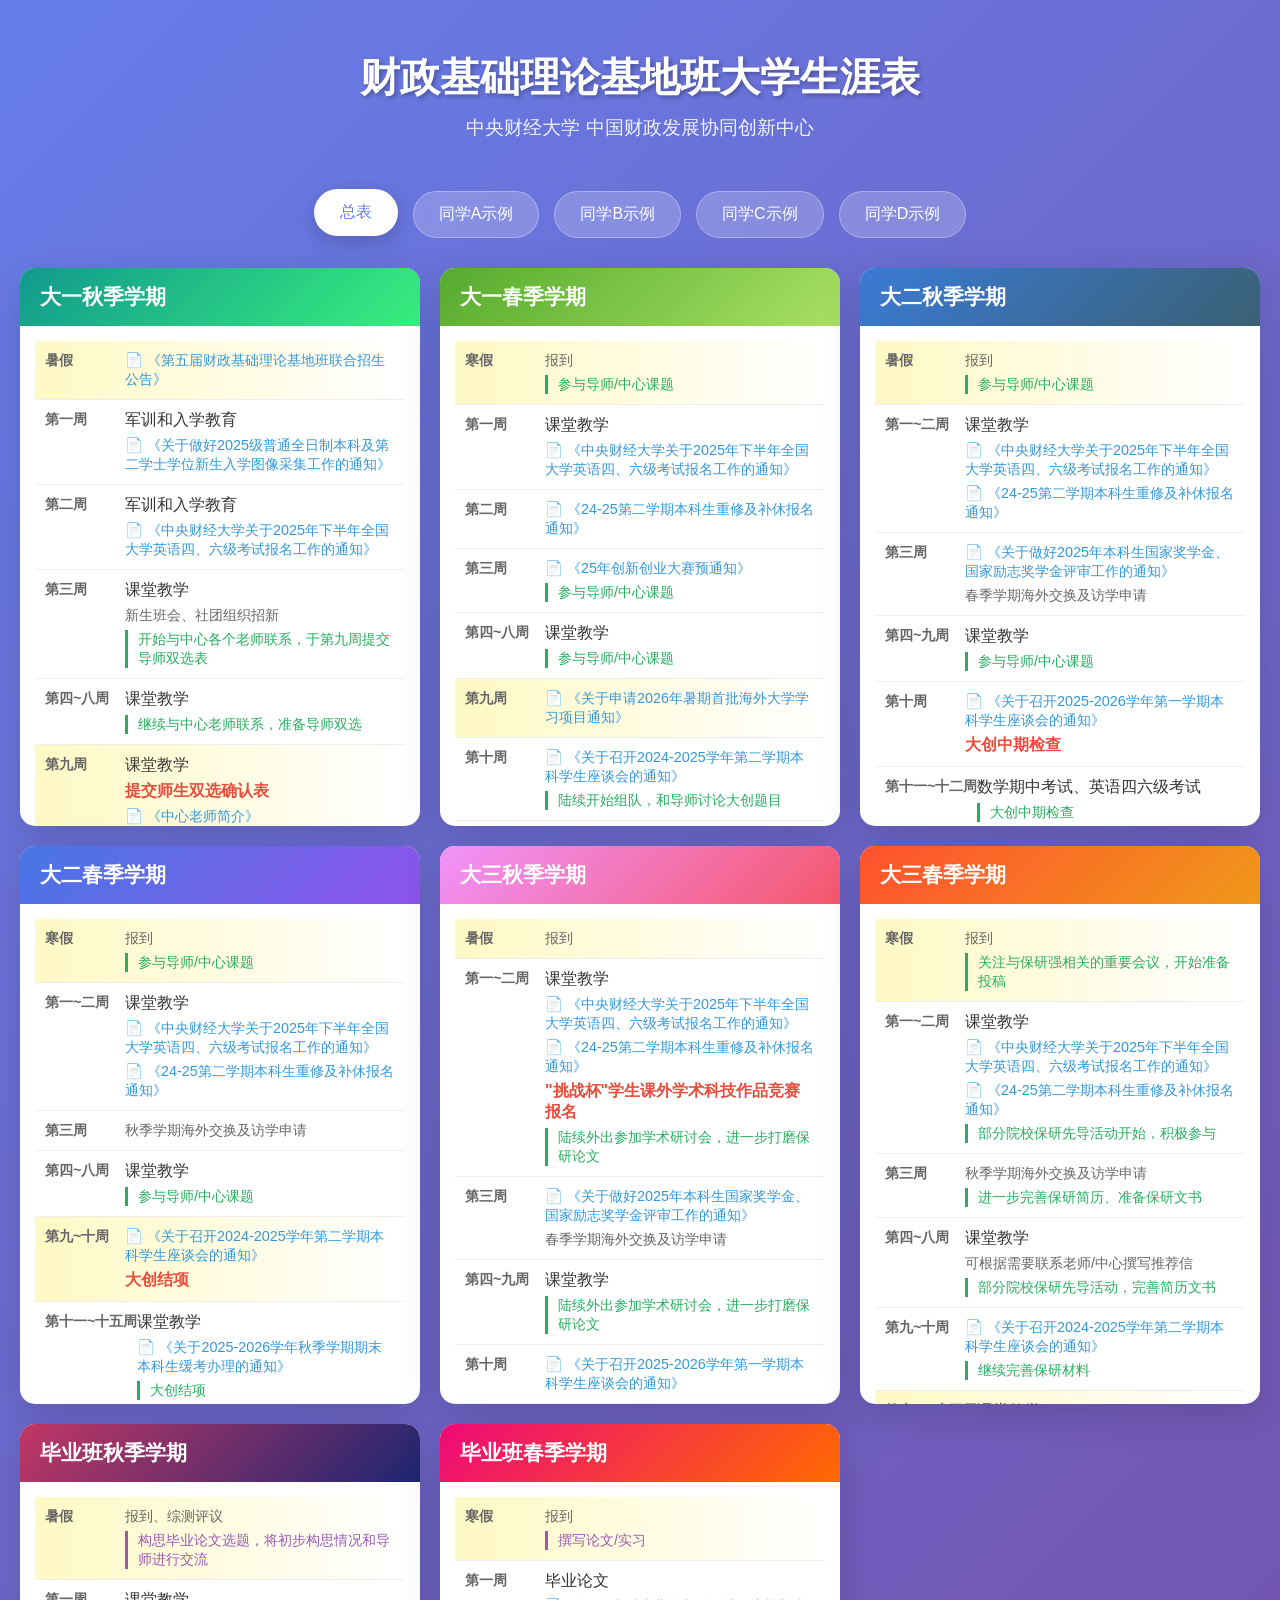
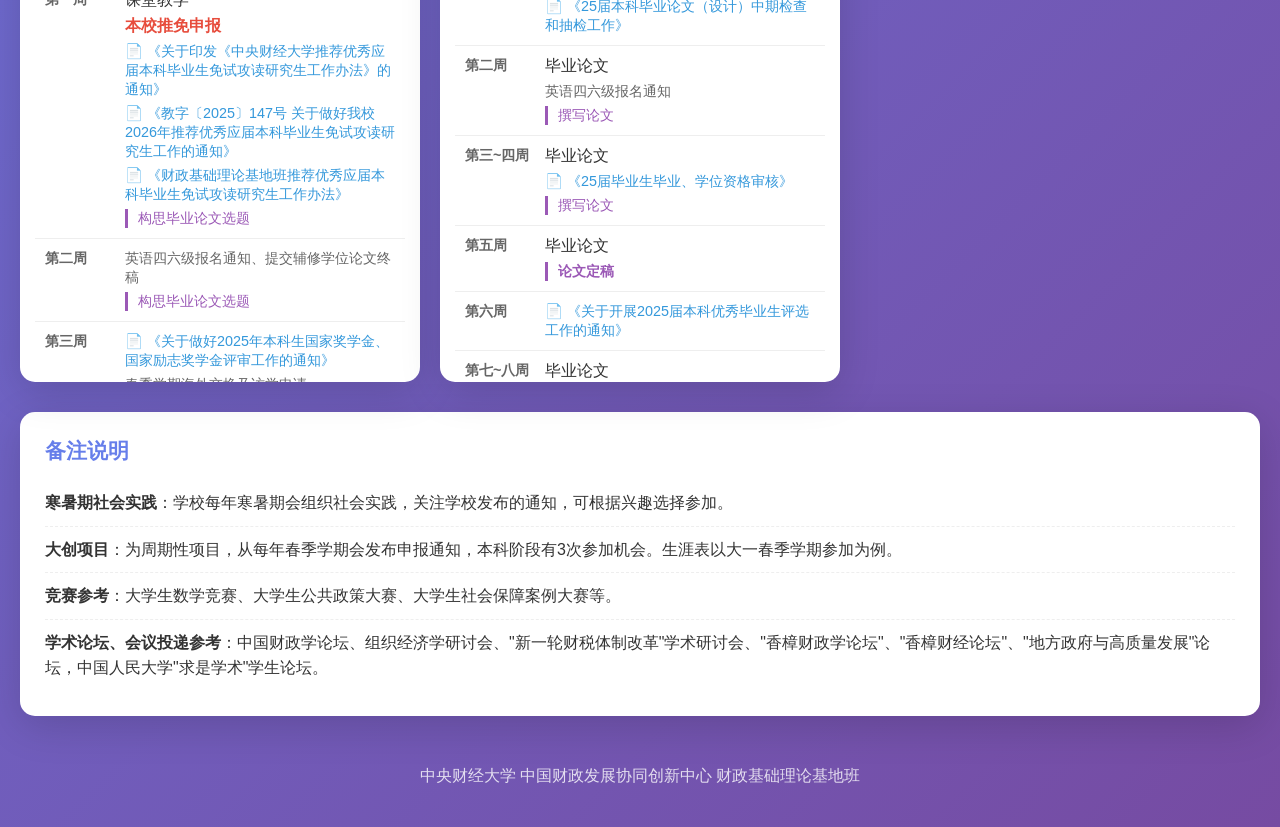
<file: index.html>
<!DOCTYPE html>
<html lang="zh-CN">
<head>
  <meta charset="UTF-8">
  <meta name="viewport" content="width=device-width, initial-scale=1.0">
  <title>财政基础理论基地班大学生涯表</title>
  <link rel="stylesheet" href="styles.css">
</head>
<body>
  <div class="container">
    <header>
      <h1>财政基础理论基地班大学生涯表</h1>
      <p class="subtitle">中央财经大学 中国财政发展协同创新中心</p>
    </header>

    <nav class="main-nav">
      <a href="index.html" class="nav-btn active">总表</a>
      <a href="student-a.html" class="nav-btn">同学A示例</a>
      <a href="student-b.html" class="nav-btn">同学B示例</a>
      <a href="student-c.html" class="nav-btn">同学C示例</a>
      <a href="student-d.html" class="nav-btn">同学D示例</a>
    </nav>

    <div class="career-table">
      <!-- 大一秋季学期 -->
      <div class="semester-block freshman-fall">
        <div class="semester-header">
          <h2>大一秋季学期</h2>
        </div>
        <div class="semester-content">
          <div class="week-row highlight">
            <span class="week-label">暑假</span>
            <div class="week-content">
              <a href="files/第五届财政基础理论基地班联合招生公告.docx" class="file-link">《第五届财政基础理论基地班联合招生公告》</a>
            </div>
          </div>
          <div class="week-row">
            <span class="week-label">第一周</span>
            <div class="week-content">
              <div class="event">军训和入学教育</div>
              <a href="files/关于做好2025级普通全日制本科及第二学士学位新生入学图像采集工作的通知.doc" class="file-link">《关于做好2025级普通全日制本科及第二学士学位新生入学图像采集工作的通知》</a>
            </div>
          </div>
          <div class="week-row">
            <span class="week-label">第二周</span>
            <div class="week-content">
              <div class="event">军训和入学教育</div>
              <a href="files/中央财经大学关于2025年下半年全国大学英语四、六级考试报名工作的通知.doc" class="file-link">《中央财经大学关于2025年下半年全国大学英语四、六级考试报名工作的通知》</a>
            </div>
          </div>
          <div class="week-row">
            <span class="week-label">第三周</span>
            <div class="week-content">
              <div class="event">课堂教学</div>
              <div class="task">新生班会、社团组织招新</div>
              <div class="mentor-task">开始与中心各个老师联系，于第九周提交导师双选表</div>
            </div>
          </div>
          <div class="week-row">
            <span class="week-label">第四~八周</span>
            <div class="week-content">
              <div class="event">课堂教学</div>
              <div class="mentor-task">继续与中心老师联系，准备导师双选</div>
            </div>
          </div>
          <div class="week-row highlight">
            <span class="week-label">第九周</span>
            <div class="week-content">
              <div class="event">课堂教学</div>
              <div class="important">提交师生双选确认表</div>
              <span class="file-link" onclick="openTeacherModal()">《中心老师简介》</span>
            </div>
          </div>
          <div class="week-row">
            <span class="week-label">第十周</span>
            <div class="week-content">
              <a href="files/关于召开2025-2026学年第一学期本科学生座谈会的通知.pdf" class="file-link">《关于召开2025-2026学年第一学期本科学生座谈会的通知》</a>
              <div class="mentor-task">参与导师/中心课题，了解科研基本范式，积累经验</div>
            </div>
          </div>
          <div class="week-row">
            <span class="week-label">第十一周</span>
            <div class="week-content">
              <a href="files/关于举行数学类公共课期中考试的通知.doc" class="file-link">《关于举行数学类公共课期中考试的通知》</a>
              <div class="mentor-task">参与导师/中心课题</div>
            </div>
          </div>
          <div class="week-row">
            <span class="week-label">第十二周</span>
            <div class="week-content">
              <div class="important">英语四级考试</div>
              <div class="mentor-task">参与导师/中心课题</div>
            </div>
          </div>
          <div class="week-row">
            <span class="week-label">第十三~十四周</span>
            <div class="week-content">
              <div class="event">课堂教学</div>
              <div class="mentor-task">参与导师/中心课题</div>
            </div>
          </div>
          <div class="week-row">
            <span class="week-label">第十五周</span>
            <div class="week-content">
              <a href="files/关于2025-2026学年秋季学期期末本科生缓考办理的通知.doc" class="file-link">《关于2025-2026学年秋季学期期末本科生缓考办理的通知》</a>
            </div>
          </div>
          <div class="week-row">
            <span class="week-label">第十六~十七周</span>
            <div class="week-content">
              <div class="event">课堂教学/考试周</div>
            </div>
          </div>
          <div class="week-row">
            <span class="week-label">第十八周</span>
            <div class="week-content">
              <a href="files/关于2025-2026学年第二学期本科生第一轮选课的通知.doc" class="file-link">《关于2025-2026学年第二学期本科生第一轮选课的通知》</a>
            </div>
          </div>
          <div class="week-row">
            <span class="week-label">第十九~二十周</span>
            <div class="week-content">
              <div class="event">考试周</div>
            </div>
          </div>
          <div class="week-row highlight">
            <span class="week-label">寒假</span>
            <div class="week-content">
              <div class="task">第二轮选课通知</div>
              <div class="mentor-task">参与导师/中心课题，了解科研基本范式</div>
            </div>
          </div>
        </div>
      </div>

      <!-- 大一春季学期 -->
      <div class="semester-block freshman-spring">
        <div class="semester-header">
          <h2>大一春季学期</h2>
        </div>
        <div class="semester-content">
          <div class="week-row highlight">
            <span class="week-label">寒假</span>
            <div class="week-content">
              <div class="task">报到</div>
              <div class="mentor-task">参与导师/中心课题</div>
            </div>
          </div>
          <div class="week-row">
            <span class="week-label">第一周</span>
            <div class="week-content">
              <div class="event">课堂教学</div>
              <a href="files/中央财经大学关于2025年下半年全国大学英语四、六级考试报名工作的通知.doc" class="file-link">《中央财经大学关于2025年下半年全国大学英语四、六级考试报名工作的通知》</a>
            </div>
          </div>
          <div class="week-row">
            <span class="week-label">第二周</span>
            <div class="week-content">
              <a href="files/24-25第二学期本科生重修及补休报名通知.pdf" class="file-link">《24-25第二学期本科生重修及补休报名通知》</a>
            </div>
          </div>
          <div class="week-row">
            <span class="week-label">第三周</span>
            <div class="week-content">
              <a href="files/25年创新创业大赛预通知.pdf" class="file-link">《25年创新创业大赛预通知》</a>
              <div class="mentor-task">参与导师/中心课题</div>
            </div>
          </div>
          <div class="week-row">
            <span class="week-label">第四~八周</span>
            <div class="week-content">
              <div class="event">课堂教学</div>
              <div class="mentor-task">参与导师/中心课题</div>
            </div>
          </div>
          <div class="week-row highlight">
            <span class="week-label">第九周</span>
            <div class="week-content">
              <a href="files/关于申请2026年暑期首批海外大学学习项目通知.docx" class="file-link">《关于申请2026年暑期首批海外大学学习项目通知》</a>
            </div>
          </div>
          <div class="week-row">
            <span class="week-label">第十周</span>
            <div class="week-content">
              <a href="files/关于召开2024-2025学年第二学期本科学生座谈会的通知.doc" class="file-link">《关于召开2024-2025学年第二学期本科学生座谈会的通知》</a>
              <div class="mentor-task">陆续开始组队，和导师讨论大创题目</div>
            </div>
          </div>
          <div class="week-row">
            <span class="week-label">第十一周</span>
            <div class="week-content">
              <div class="event">数学期中考试</div>
              <div class="mentor-task">准备大创申报</div>
            </div>
          </div>
          <div class="week-row">
            <span class="week-label">第十二周</span>
            <div class="week-content">
              <div class="important">英语四六级考试</div>
            </div>
          </div>
          <div class="week-row">
            <span class="week-label">第十三~十五周</span>
            <div class="week-content">
              <div class="event">课堂教学</div>
              <a href="files/关于2025-2026学年秋季学期期末本科生缓考办理的通知.doc" class="file-link">《关于2025-2026学年秋季学期期末本科生缓考办理的通知》</a>
            </div>
          </div>
          <div class="week-row">
            <span class="week-label">第十六~十八周</span>
            <div class="week-content">
              <div class="event">考试周</div>
              <a href="files/关于2025-2026学年第二学期本科生第一轮选课的通知.doc" class="file-link">《关于2025-2026学年第二学期本科生第一轮选课的通知》</a>
              <div class="mentor-task">大创申报书撰写、答辩PPT制作</div>
            </div>
          </div>
          <div class="week-row">
            <span class="week-label">第十九~二十周</span>
            <div class="week-content">
              <div class="event">实习实践</div>
              <div class="mentor-task">大创开题答辩</div>
            </div>
          </div>
          <div class="week-row highlight">
            <span class="week-label">暑假</span>
            <div class="week-content">
              <div class="task">第二轮选课通知、参与暑期海外访学项目</div>
            </div>
          </div>
        </div>
      </div>

      <!-- 大二秋季学期 -->
      <div class="semester-block sophomore-fall">
        <div class="semester-header">
          <h2>大二秋季学期</h2>
        </div>
        <div class="semester-content">
          <div class="week-row highlight">
            <span class="week-label">暑假</span>
            <div class="week-content">
              <div class="task">报到</div>
              <div class="mentor-task">参与导师/中心课题</div>
            </div>
          </div>
          <div class="week-row">
            <span class="week-label">第一~二周</span>
            <div class="week-content">
              <div class="event">课堂教学</div>
              <a href="files/中央财经大学关于2025年下半年全国大学英语四、六级考试报名工作的通知.doc" class="file-link">《中央财经大学关于2025年下半年全国大学英语四、六级考试报名工作的通知》</a>
              <a href="files/24-25第二学期本科生重修及补休报名通知.pdf" class="file-link">《24-25第二学期本科生重修及补休报名通知》</a>
            </div>
          </div>
          <div class="week-row">
            <span class="week-label">第三周</span>
            <div class="week-content">
              <a href="files/关于做好2025年本科生国家奖学金、国家励志奖学金评审工作的通知.doc" class="file-link">《关于做好2025年本科生国家奖学金、国家励志奖学金评审工作的通知》</a>
              <div class="task">春季学期海外交换及访学申请</div>
            </div>
          </div>
          <div class="week-row">
            <span class="week-label">第四~九周</span>
            <div class="week-content">
              <div class="event">课堂教学</div>
              <div class="mentor-task">参与导师/中心课题</div>
            </div>
          </div>
          <div class="week-row">
            <span class="week-label">第十周</span>
            <div class="week-content">
              <a href="files/关于召开2025-2026学年第一学期本科学生座谈会的通知.pdf" class="file-link">《关于召开2025-2026学年第一学期本科学生座谈会的通知》</a>
              <div class="important">大创中期检查</div>
            </div>
          </div>
          <div class="week-row">
            <span class="week-label">第十一~十二周</span>
            <div class="week-content">
              <div class="event">数学期中考试、英语四六级考试</div>
              <div class="mentor-task">大创中期检查</div>
            </div>
          </div>
          <div class="week-row">
            <span class="week-label">第十三~十五周</span>
            <div class="week-content">
              <div class="event">课堂教学</div>
              <a href="files/关于2025-2026学年秋季学期期末本科生缓考办理的通知.doc" class="file-link">《关于2025-2026学年秋季学期期末本科生缓考办理的通知》</a>
            </div>
          </div>
          <div class="week-row">
            <span class="week-label">第十六周</span>
            <div class="week-content">
              <a href="files/关于开展2024—2025年度中央财经大学三好学生、双优班集体认定工作和北京市三好学生、优秀学生干部推荐工作的通知.pdf" class="file-link">《关于开展2024—2025年度中央财经大学三好学生、双优班集体认定工作和北京市三好学生、优秀学生干部推荐工作的通知》</a>
            </div>
          </div>
          <div class="week-row">
            <span class="week-label">第十七~二十周</span>
            <div class="week-content">
              <div class="event">考试周/实习实践</div>
              <a href="files/关于2025-2026学年第二学期本科生第一轮选课的通知.doc" class="file-link">《关于2025-2026学年第二学期本科生第一轮选课的通知》</a>
            </div>
          </div>
          <div class="week-row highlight">
            <span class="week-label">寒假</span>
            <div class="week-content">
              <div class="task">第二轮选课通知</div>
              <div class="mentor-task">参与导师/中心课题</div>
            </div>
          </div>
        </div>
      </div>

      <!-- 大二春季学期 -->
      <div class="semester-block sophomore-spring">
        <div class="semester-header">
          <h2>大二春季学期</h2>
        </div>
        <div class="semester-content">
          <div class="week-row highlight">
            <span class="week-label">寒假</span>
            <div class="week-content">
              <div class="task">报到</div>
              <div class="mentor-task">参与导师/中心课题</div>
            </div>
          </div>
          <div class="week-row">
            <span class="week-label">第一~二周</span>
            <div class="week-content">
              <div class="event">课堂教学</div>
              <a href="files/中央财经大学关于2025年下半年全国大学英语四、六级考试报名工作的通知.doc" class="file-link">《中央财经大学关于2025年下半年全国大学英语四、六级考试报名工作的通知》</a>
              <a href="files/24-25第二学期本科生重修及补休报名通知.pdf" class="file-link">《24-25第二学期本科生重修及补休报名通知》</a>
            </div>
          </div>
          <div class="week-row">
            <span class="week-label">第三周</span>
            <div class="week-content">
              <div class="task">秋季学期海外交换及访学申请</div>
            </div>
          </div>
          <div class="week-row">
            <span class="week-label">第四~八周</span>
            <div class="week-content">
              <div class="event">课堂教学</div>
              <div class="mentor-task">参与导师/中心课题</div>
            </div>
          </div>
          <div class="week-row highlight">
            <span class="week-label">第九~十周</span>
            <div class="week-content">
              <a href="files/关于召开2024-2025学年第二学期本科学生座谈会的通知.doc" class="file-link">《关于召开2024-2025学年第二学期本科学生座谈会的通知》</a>
              <div class="important">大创结项</div>
            </div>
          </div>
          <div class="week-row">
            <span class="week-label">第十一~十五周</span>
            <div class="week-content">
              <div class="event">课堂教学</div>
              <a href="files/关于2025-2026学年秋季学期期末本科生缓考办理的通知.doc" class="file-link">《关于2025-2026学年秋季学期期末本科生缓考办理的通知》</a>
              <div class="mentor-task">大创结项</div>
            </div>
          </div>
          <div class="week-row">
            <span class="week-label">第十六~二十周</span>
            <div class="week-content">
              <div class="event">考试周/实习实践</div>
              <a href="files/关于2025-2026学年第二学期本科生第一轮选课的通知.doc" class="file-link">《关于2025-2026学年第二学期本科生第一轮选课的通知》</a>
            </div>
          </div>
          <div class="week-row highlight">
            <span class="week-label">暑假</span>
            <div class="week-content">
              <div class="task">第二轮选课通知</div>
              <div class="mentor-task">保研论文初稿撰写、关注相关学术会议并投稿</div>
            </div>
          </div>
        </div>
      </div>

      <!-- 大三秋季学期 -->
      <div class="semester-block junior-fall">
        <div class="semester-header">
          <h2>大三秋季学期</h2>
        </div>
        <div class="semester-content">
          <div class="week-row highlight">
            <span class="week-label">暑假</span>
            <div class="week-content">
              <div class="task">报到</div>
            </div>
          </div>
          <div class="week-row">
            <span class="week-label">第一~二周</span>
            <div class="week-content">
              <div class="event">课堂教学</div>
              <a href="files/中央财经大学关于2025年下半年全国大学英语四、六级考试报名工作的通知.doc" class="file-link">《中央财经大学关于2025年下半年全国大学英语四、六级考试报名工作的通知》</a>
              <a href="files/24-25第二学期本科生重修及补休报名通知.pdf" class="file-link">《24-25第二学期本科生重修及补休报名通知》</a>
              <div class="important">"挑战杯"学生课外学术科技作品竞赛报名</div>
              <div class="mentor-task">陆续外出参加学术研讨会，进一步打磨保研论文</div>
            </div>
          </div>
          <div class="week-row">
            <span class="week-label">第三周</span>
            <div class="week-content">
              <a href="files/关于做好2025年本科生国家奖学金、国家励志奖学金评审工作的通知.doc" class="file-link">《关于做好2025年本科生国家奖学金、国家励志奖学金评审工作的通知》</a>
              <div class="task">春季学期海外交换及访学申请</div>
            </div>
          </div>
          <div class="week-row">
            <span class="week-label">第四~九周</span>
            <div class="week-content">
              <div class="event">课堂教学</div>
              <div class="mentor-task">陆续外出参加学术研讨会，进一步打磨保研论文</div>
            </div>
          </div>
          <div class="week-row">
            <span class="week-label">第十周</span>
            <div class="week-content">
              <a href="files/关于召开2025-2026学年第一学期本科学生座谈会的通知.pdf" class="file-link">《关于召开2025-2026学年第一学期本科学生座谈会的通知》</a>
            </div>
          </div>
          <div class="week-row">
            <span class="week-label">第十一~十五周</span>
            <div class="week-content">
              <div class="event">课堂教学</div>
              <a href="files/关于2025-2026学年秋季学期期末本科生缓考办理的通知.doc" class="file-link">《关于2025-2026学年秋季学期期末本科生缓考办理的通知》</a>
              <div class="mentor-task">密切关注往年保研信息</div>
            </div>
          </div>
          <div class="week-row">
            <span class="week-label">第十六周</span>
            <div class="week-content">
              <a href="files/关于开展2024—2025年度中央财经大学三好学生、双优班集体认定工作和北京市三好学生、优秀学生干部推荐工作的通知.pdf" class="file-link">《关于开展2024—2025年度中央财经大学三好学生、双优班集体认定工作和北京市三好学生、优秀学生干部推荐工作的通知》</a>
            </div>
          </div>
          <div class="week-row">
            <span class="week-label">第十七~二十周</span>
            <div class="week-content">
              <div class="event">考试周/实习实践</div>
              <a href="files/关于2025-2026学年第二学期本科生第一轮选课的通知.doc" class="file-link">《关于2025-2026学年第二学期本科生第一轮选课的通知》</a>
            </div>
          </div>
          <div class="week-row highlight">
            <span class="week-label">寒假</span>
            <div class="week-content">
              <div class="task">第二轮选课通知</div>
              <div class="mentor-task">继续打磨论文、保研专业课复习</div>
            </div>
          </div>
        </div>
      </div>

      <!-- 大三春季学期 -->
      <div class="semester-block junior-spring">
        <div class="semester-header">
          <h2>大三春季学期</h2>
        </div>
        <div class="semester-content">
          <div class="week-row highlight">
            <span class="week-label">寒假</span>
            <div class="week-content">
              <div class="task">报到</div>
              <div class="mentor-task">关注与保研强相关的重要会议，开始准备投稿</div>
            </div>
          </div>
          <div class="week-row">
            <span class="week-label">第一~二周</span>
            <div class="week-content">
              <div class="event">课堂教学</div>
              <a href="files/中央财经大学关于2025年下半年全国大学英语四、六级考试报名工作的通知.doc" class="file-link">《中央财经大学关于2025年下半年全国大学英语四、六级考试报名工作的通知》</a>
              <a href="files/24-25第二学期本科生重修及补休报名通知.pdf" class="file-link">《24-25第二学期本科生重修及补休报名通知》</a>
              <div class="mentor-task">部分院校保研先导活动开始，积极参与</div>
            </div>
          </div>
          <div class="week-row">
            <span class="week-label">第三周</span>
            <div class="week-content">
              <div class="task">秋季学期海外交换及访学申请</div>
              <div class="mentor-task">进一步完善保研简历、准备保研文书</div>
            </div>
          </div>
          <div class="week-row">
            <span class="week-label">第四~八周</span>
            <div class="week-content">
              <div class="event">课堂教学</div>
              <div class="task">可根据需要联系老师/中心撰写推荐信</div>
              <div class="mentor-task">部分院校保研先导活动，完善简历文书</div>
            </div>
          </div>
          <div class="week-row">
            <span class="week-label">第九~十周</span>
            <div class="week-content">
              <a href="files/关于召开2024-2025学年第二学期本科学生座谈会的通知.doc" class="file-link">《关于召开2024-2025学年第二学期本科学生座谈会的通知》</a>
              <div class="mentor-task">继续完善保研材料</div>
            </div>
          </div>
          <div class="week-row highlight">
            <span class="week-label">第十一~十五周</span>
            <div class="week-content">
              <div class="event">课堂教学</div>
              <a href="files/关于2025-2026学年秋季学期期末本科生缓考办理的通知.doc" class="file-link">《关于2025-2026学年秋季学期期末本科生缓考办理的通知》</a>
              <div class="important">大部分高校预推免（夏令营）项目密集开始报名</div>
            </div>
          </div>
          <div class="week-row">
            <span class="week-label">第十六~二十周</span>
            <div class="week-content">
              <div class="event">考试周/实习实践</div>
              <a href="files/关于2025-2026学年第二学期本科生第一轮选课的通知.doc" class="file-link">《关于2025-2026学年第二学期本科生第一轮选课的通知》</a>
              <div class="mentor-task">密切关注各大高校信息并填写系统</div>
            </div>
          </div>
          <div class="week-row highlight">
            <span class="week-label">暑假</span>
            <div class="week-content">
              <div class="task">第二轮选课通知</div>
              <div class="important">大部分高校预推免（夏令营）项目密集开始报名</div>
            </div>
          </div>
        </div>
      </div>

      <!-- 毕业班秋季学期 -->
      <div class="semester-block senior-fall">
        <div class="semester-header">
          <h2>毕业班秋季学期</h2>
        </div>
        <div class="semester-content">
          <div class="week-row highlight">
            <span class="week-label">暑假</span>
            <div class="week-content">
              <div class="task">报到、综测评议</div>
              <div class="thesis">构思毕业论文选题，将初步构思情况和导师进行交流</div>
            </div>
          </div>
          <div class="week-row">
            <span class="week-label">第一周</span>
            <div class="week-content">
              <div class="event">课堂教学</div>
              <div class="important">本校推免申报</div>
              <a href="files/关于印发《中央财经大学推荐优秀应届本科毕业生免试攻读研究生工作办法》的通知.pdf" class="file-link">《关于印发《中央财经大学推荐优秀应届本科毕业生免试攻读研究生工作办法》的通知》</a>
              <a href="files/教字〔2025〕147号 关于做好我校2026年推荐优秀应届本科毕业生免试攻读研究生工作的通知.docx" class="file-link">《教字〔2025〕147号 关于做好我校2026年推荐优秀应届本科毕业生免试攻读研究生工作的通知》</a>
              <a href="files/财政基础理论基地班推荐优秀应届本科毕业生免试攻读研究生工作办法.pdf" class="file-link">《财政基础理论基地班推荐优秀应届本科毕业生免试攻读研究生工作办法》</a>
              <div class="thesis">构思毕业论文选题</div>
            </div>
          </div>
          <div class="week-row">
            <span class="week-label">第二周</span>
            <div class="week-content">
              <div class="task">英语四六级报名通知、提交辅修学位论文终稿</div>
              <div class="thesis">构思毕业论文选题</div>
            </div>
          </div>
          <div class="week-row">
            <span class="week-label">第三周</span>
            <div class="week-content">
              <a href="files/关于做好2025年本科生国家奖学金、国家励志奖学金评审工作的通知.doc" class="file-link">《关于做好2025年本科生国家奖学金、国家励志奖学金评审工作的通知》</a>
              <div class="task">春季学期海外交换及访学申请</div>
            </div>
          </div>
          <div class="week-row">
            <span class="week-label">第四周</span>
            <div class="week-content">
              <div class="task">辅修学位论文查重</div>
              <div class="thesis">进行毕业论文选题前期资料、数据收集，衡量论文可行性</div>
            </div>
          </div>
          <div class="week-row">
            <span class="week-label">第五周</span>
            <div class="week-content">
              <a href="files/关于做好2026届本科生毕业论文（设计）工作的通知.pdf" class="file-link">《关于做好2026届本科生毕业论文（设计）工作的通知》</a>
              <div class="thesis">进行毕业论文选题前期资料、数据收集</div>
            </div>
          </div>
          <div class="week-row">
            <span class="week-label">第六周</span>
            <div class="week-content">
              <a href="files/2026届财政税务学院本科生毕业论文工作实施计划.doc" class="file-link">《2026届财政税务学院本科生毕业论文工作实施计划》</a>
              <div class="thesis">毕业系统信息入录</div>
            </div>
          </div>
          <div class="week-row highlight">
            <span class="week-label">第七~十一周</span>
            <div class="week-content">
              <div class="event">课堂教学</div>
              <div class="thesis">师生双选确认</div>
            </div>
          </div>
          <div class="week-row">
            <span class="week-label">第十二~十三周</span>
            <div class="week-content">
              <div class="important">英语四六级考试</div>
              <div class="thesis">确定选题，准备并于年底提交开题报告</div>
            </div>
          </div>
          <div class="week-row">
            <span class="week-label">第十四周</span>
            <div class="week-content">
              <a href="files/关于做好2026届本科生毕业实习工作的通知.pdf" class="file-link">《关于做好2026届本科生毕业实习工作的通知》</a>
              <div class="thesis">准备开题报告</div>
            </div>
          </div>
          <div class="week-row">
            <span class="week-label">第十五~十六周</span>
            <div class="week-content">
              <a href="files/关于开展2024—2025年度中央财经大学三好学生、双优班集体认定工作和北京市三好学生、优秀学生干部推荐工作的通知.pdf" class="file-link">《关于开展2024—2025年度中央财经大学三好学生、双优班集体认定工作和北京市三好学生、优秀学生干部推荐工作的通知》</a>
              <div class="thesis">准备开题报告</div>
            </div>
          </div>
          <div class="week-row">
            <span class="week-label">第十七~十八周</span>
            <div class="week-content">
              <div class="event">考试周</div>
              <div class="thesis">开题答辩</div>
            </div>
          </div>
          <div class="week-row">
            <span class="week-label">第十九~二十周</span>
            <div class="week-content">
              <div class="event">实习实践周</div>
              <div class="thesis">撰写论文/实习</div>
            </div>
          </div>
          <div class="week-row highlight">
            <span class="week-label">寒假</span>
            <div class="week-content">
              <div class="thesis">撰写论文/实习</div>
            </div>
          </div>
        </div>
      </div>

      <!-- 毕业班春季学期 -->
      <div class="semester-block senior-spring">
        <div class="semester-header">
          <h2>毕业班春季学期</h2>
        </div>
        <div class="semester-content">
          <div class="week-row highlight">
            <span class="week-label">寒假</span>
            <div class="week-content">
              <div class="task">报到</div>
              <div class="thesis">撰写论文/实习</div>
            </div>
          </div>
          <div class="week-row">
            <span class="week-label">第一周</span>
            <div class="week-content">
              <div class="event">毕业论文</div>
              <a href="files/25届本科毕业论文（设计）中期检查和抽检工作.pdf" class="file-link">《25届本科毕业论文（设计）中期检查和抽检工作》</a>
            </div>
          </div>
          <div class="week-row">
            <span class="week-label">第二周</span>
            <div class="week-content">
              <div class="event">毕业论文</div>
              <div class="task">英语四六级报名通知</div>
              <div class="thesis">撰写论文</div>
            </div>
          </div>
          <div class="week-row">
            <span class="week-label">第三~四周</span>
            <div class="week-content">
              <div class="event">毕业论文</div>
              <a href="files/25届毕业生毕业、学位资格审核.pdf" class="file-link">《25届毕业生毕业、学位资格审核》</a>
              <div class="thesis">撰写论文</div>
            </div>
          </div>
          <div class="week-row">
            <span class="week-label">第五周</span>
            <div class="week-content">
              <div class="event">毕业论文</div>
              <div class="thesis important">论文定稿</div>
            </div>
          </div>
          <div class="week-row">
            <span class="week-label">第六周</span>
            <div class="week-content">
              <a href="files/关于开展2025届本科优秀毕业生评选工作的通知.doc" class="file-link">《关于开展2025届本科优秀毕业生评选工作的通知》</a>
            </div>
          </div>
          <div class="week-row">
            <span class="week-label">第七~八周</span>
            <div class="week-content">
              <div class="event">毕业论文</div>
              <a href="files/关于做好2025届普通本科毕业生信息确认工作的通知.doc" class="file-link">《关于做好2025届普通本科毕业生信息确认工作的通知》</a>
            </div>
          </div>
          <div class="week-row highlight">
            <span class="week-label">第九周</span>
            <div class="week-content">
              <div class="event">毕业论文</div>
              <div class="thesis important">论文答辩</div>
            </div>
          </div>
          <div class="week-row">
            <span class="week-label">第十周</span>
            <div class="week-content">
              <div class="event">毕业论文</div>
              <a href="files/关于公布2025届本科生毕业论文（设计）抽检结果的通知.pdf" class="file-link">《关于公布2025届本科生毕业论文（设计）抽检结果的通知》</a>
            </div>
          </div>
          <div class="week-row">
            <span class="week-label">第十一~十四周</span>
            <div class="week-content">
              <div class="event">毕业论文</div>
              <div class="task">优秀毕业生推荐</div>
            </div>
          </div>
          <div class="week-row">
            <span class="week-label">第十五~十八周</span>
            <div class="week-content">
              <div class="event">毕业相关工作</div>
            </div>
          </div>
        </div>
      </div>
    </div>

    <div class="notes-section">
      <h3>备注说明</h3>
      <ul>
        <li><strong>寒暑期社会实践</strong>：学校每年寒暑期会组织社会实践，关注学校发布的通知，可根据兴趣选择参加。</li>
        <li><strong>大创项目</strong>：为周期性项目，从每年春季学期会发布申报通知，本科阶段有3次参加机会。生涯表以大一春季学期参加为例。</li>
        <li><strong>竞赛参考</strong>：大学生数学竞赛、大学生公共政策大赛、大学生社会保障案例大赛等。</li>
        <li><strong>学术论坛、会议投递参考</strong>：中国财政学论坛、组织经济学研讨会、"新一轮财税体制改革"学术研讨会、"香樟财政学论坛"、"香樟财经论坛"、"地方政府与高质量发展"论坛，中国人民大学"求是学术"学生论坛。</li>
      </ul>
    </div>

    <footer>
      <p>中央财经大学 中国财政发展协同创新中心 财政基础理论基地班</p>
    </footer>
  </div>

  <script src="renderer.js"></script>
</body>
</html>
</file>
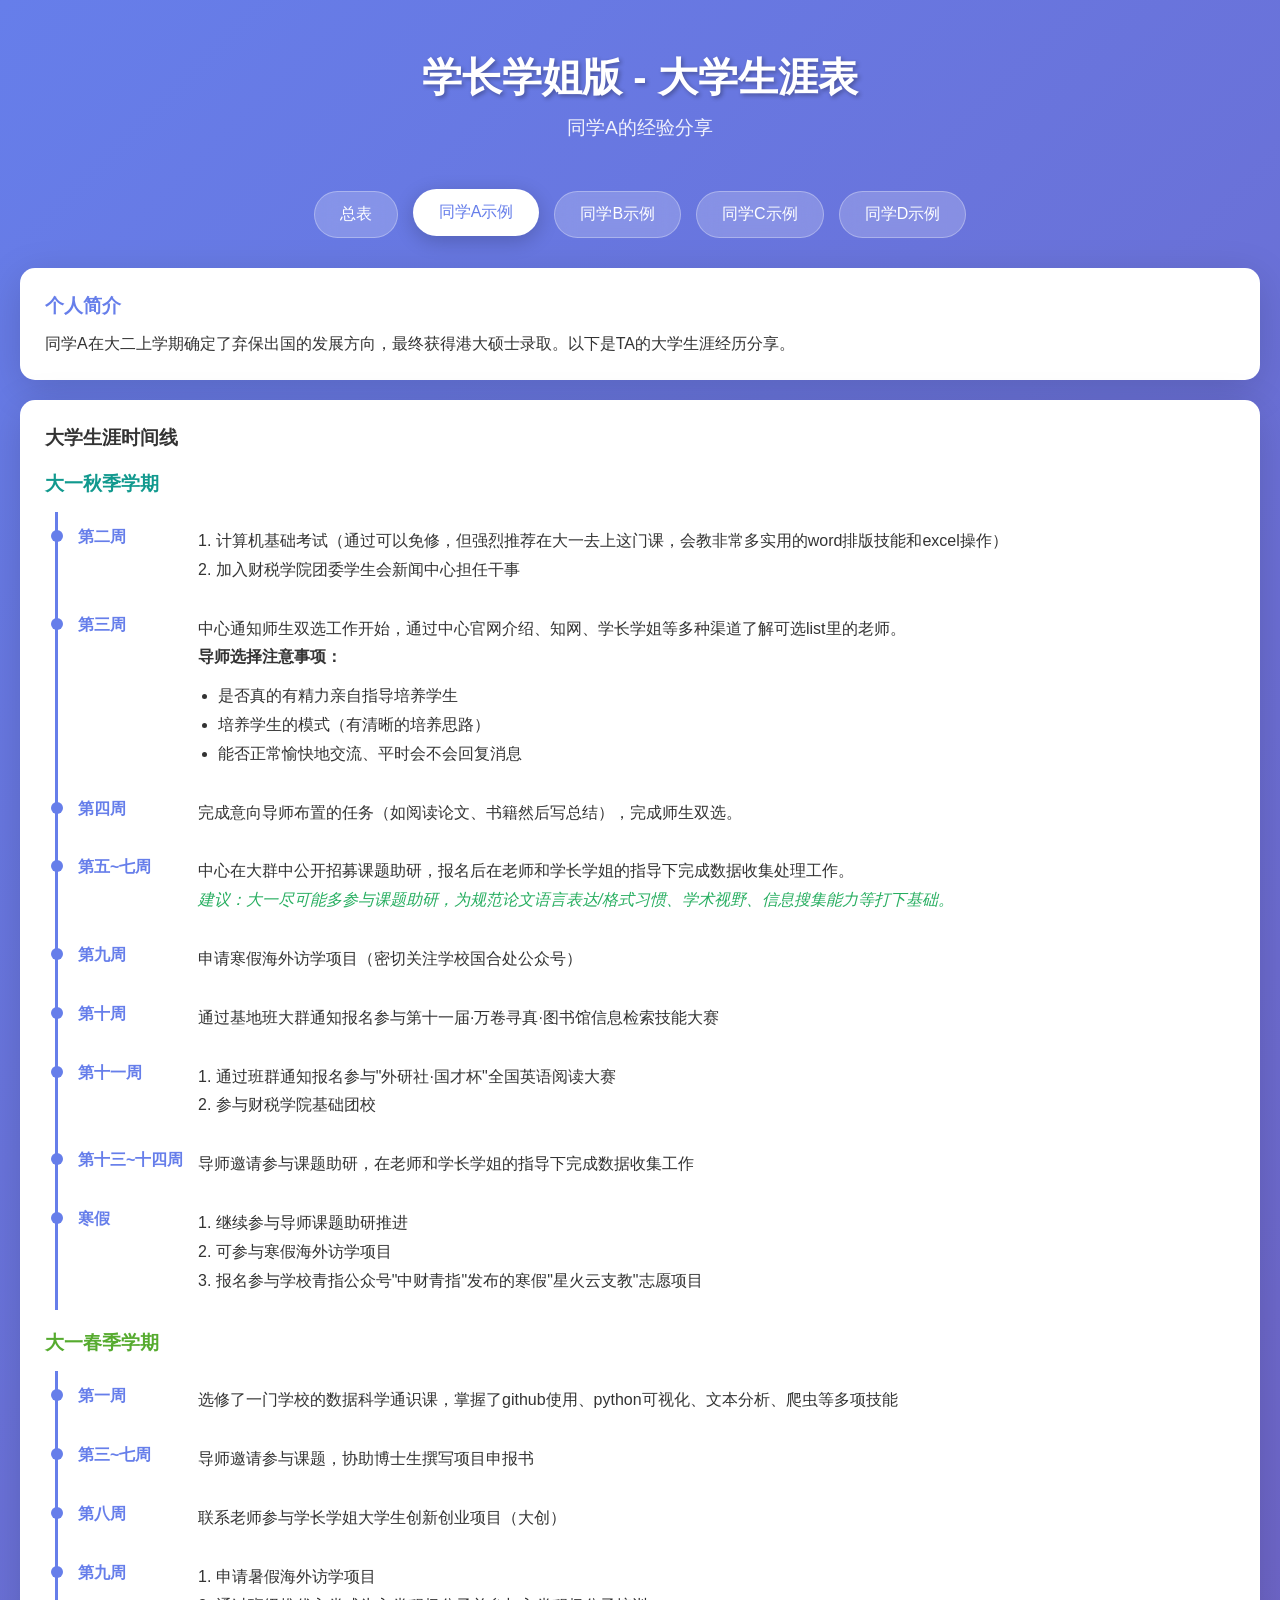
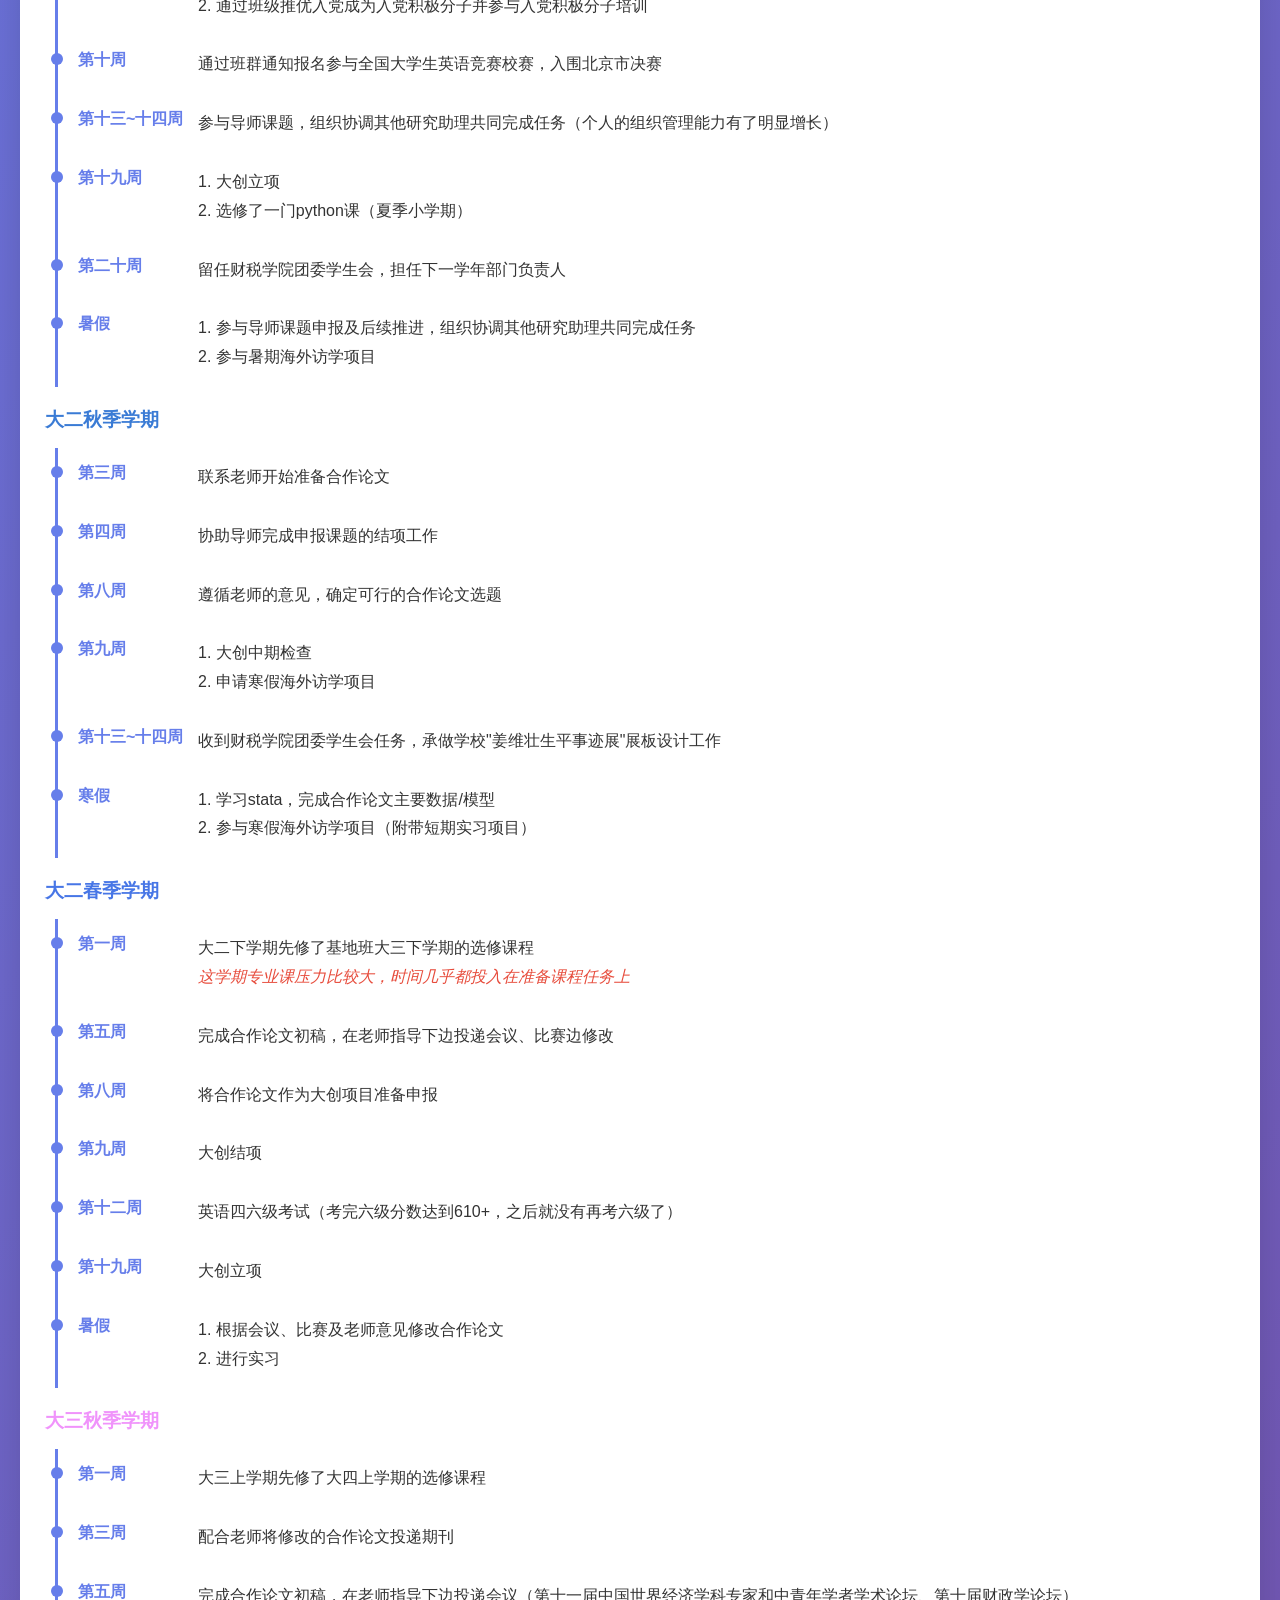
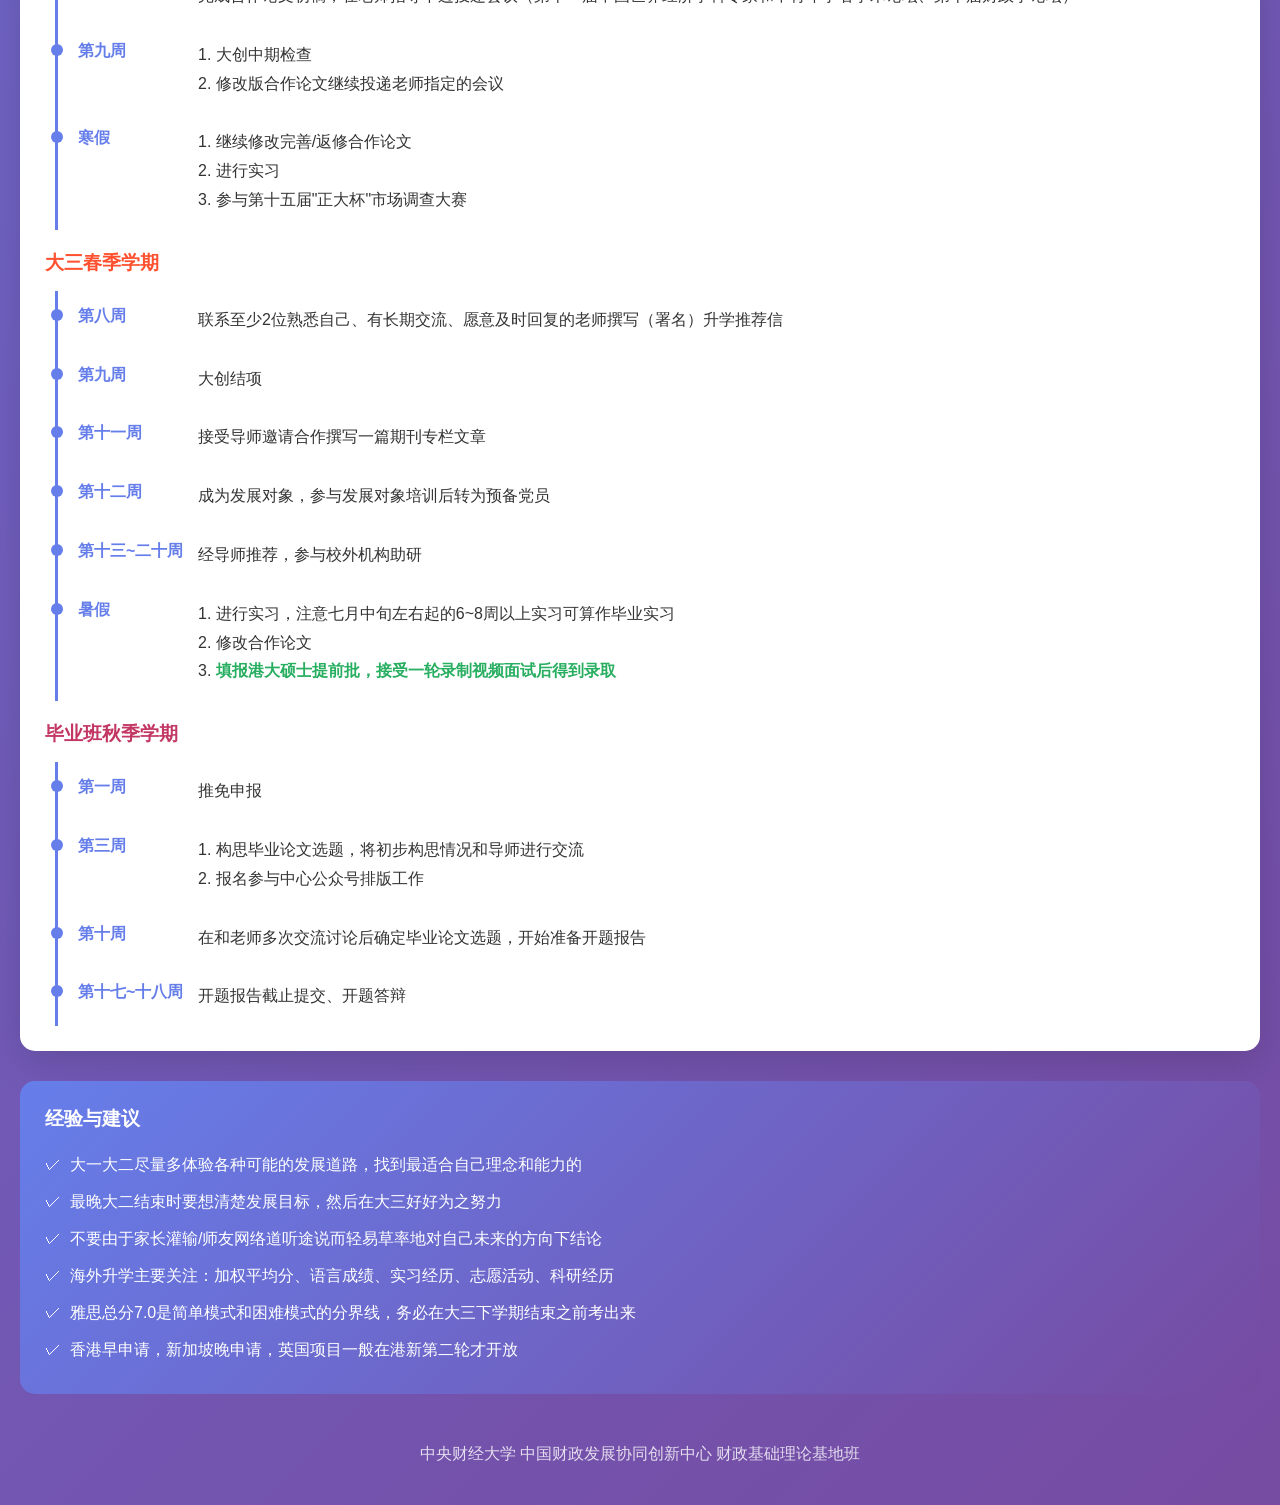
<file: student-a.html>
<!DOCTYPE html>
<html lang="zh-CN">
<head>
  <meta charset="UTF-8">
  <meta name="viewport" content="width=device-width, initial-scale=1.0">
  <title>同学A示例 - 大学生涯表</title>
  <link rel="stylesheet" href="styles.css">
</head>
<body>
  <div class="container">
    <header>
      <h1>学长学姐版 - 大学生涯表</h1>
      <p class="subtitle">同学A的经验分享</p>
    </header>

    <nav class="main-nav">
      <a href="index.html" class="nav-btn">总表</a>
      <a href="student-a.html" class="nav-btn active">同学A示例</a>
      <a href="student-b.html" class="nav-btn">同学B示例</a>
      <a href="student-c.html" class="nav-btn">同学C示例</a>
      <a href="student-d.html" class="nav-btn">同学D示例</a>
    </nav>

    <div class="student-info">
      <h3>个人简介</h3>
      <p>同学A在大二上学期确定了弃保出国的发展方向，最终获得港大硕士录取。以下是TA的大学生涯经历分享。</p>
    </div>

    <div class="student-timeline">
      <h3>大学生涯时间线</h3>
      
      <!-- 大一秋季学期 -->
      <div class="timeline-section">
        <h4 style="color: #11998e; margin: 20px 0 15px 0; font-size: 1.2em;">大一秋季学期</h4>
        
        <div class="timeline-item">
          <span class="timeline-period">第二周</span>
          <div class="timeline-content">
            1. 计算机基础考试（通过可以免修，但强烈推荐在大一去上这门课，会教非常多实用的word排版技能和excel操作）<br>
            2. 加入财税学院团委学生会新闻中心担任干事
          </div>
        </div>
        
        <div class="timeline-item">
          <span class="timeline-period">第三周</span>
          <div class="timeline-content">
            中心通知师生双选工作开始，通过中心官网介绍、知网、学长学姐等多种渠道了解可选list里的老师。<br>
            <strong>导师选择注意事项：</strong>
            <ul style="margin-left: 20px; margin-top: 10px;">
              <li>是否真的有精力亲自指导培养学生</li>
              <li>培养学生的模式（有清晰的培养思路）</li>
              <li>能否正常愉快地交流、平时会不会回复消息</li>
            </ul>
          </div>
        </div>
        
        <div class="timeline-item">
          <span class="timeline-period">第四周</span>
          <div class="timeline-content">
            完成意向导师布置的任务（如阅读论文、书籍然后写总结），完成师生双选。
          </div>
        </div>
        
        <div class="timeline-item">
          <span class="timeline-period">第五~七周</span>
          <div class="timeline-content">
            中心在大群中公开招募课题助研，报名后在老师和学长学姐的指导下完成数据收集处理工作。<br>
            <em style="color: #27ae60;">建议：大一尽可能多参与课题助研，为规范论文语言表达/格式习惯、学术视野、信息搜集能力等打下基础。</em>
          </div>
        </div>
        
        <div class="timeline-item">
          <span class="timeline-period">第九周</span>
          <div class="timeline-content">
            申请寒假海外访学项目（密切关注学校国合处公众号）
          </div>
        </div>
        
        <div class="timeline-item">
          <span class="timeline-period">第十周</span>
          <div class="timeline-content">
            通过基地班大群通知报名参与第十一届·万卷寻真·图书馆信息检索技能大赛
          </div>
        </div>
        
        <div class="timeline-item">
          <span class="timeline-period">第十一周</span>
          <div class="timeline-content">
            1. 通过班群通知报名参与"外研社·国才杯"全国英语阅读大赛<br>
            2. 参与财税学院基础团校
          </div>
        </div>
        
        <div class="timeline-item">
          <span class="timeline-period">第十三~十四周</span>
          <div class="timeline-content">
            导师邀请参与课题助研，在老师和学长学姐的指导下完成数据收集工作
          </div>
        </div>
        
        <div class="timeline-item">
          <span class="timeline-period">寒假</span>
          <div class="timeline-content">
            1. 继续参与导师课题助研推进<br>
            2. 可参与寒假海外访学项目<br>
            3. 报名参与学校青指公众号"中财青指"发布的寒假"星火云支教"志愿项目
          </div>
        </div>
      </div>

      <!-- 大一春季学期 -->
      <div class="timeline-section">
        <h4 style="color: #56ab2f; margin: 20px 0 15px 0; font-size: 1.2em;">大一春季学期</h4>
        
        <div class="timeline-item">
          <span class="timeline-period">第一周</span>
          <div class="timeline-content">
            选修了一门学校的数据科学通识课，掌握了github使用、python可视化、文本分析、爬虫等多项技能
          </div>
        </div>
        
        <div class="timeline-item">
          <span class="timeline-period">第三~七周</span>
          <div class="timeline-content">
            导师邀请参与课题，协助博士生撰写项目申报书
          </div>
        </div>
        
        <div class="timeline-item">
          <span class="timeline-period">第八周</span>
          <div class="timeline-content">
            联系老师参与学长学姐大学生创新创业项目（大创）
          </div>
        </div>
        
        <div class="timeline-item">
          <span class="timeline-period">第九周</span>
          <div class="timeline-content">
            1. 申请暑假海外访学项目<br>
            2. 通过班级推优入党成为入党积极分子并参与入党积极分子培训
          </div>
        </div>
        
        <div class="timeline-item">
          <span class="timeline-period">第十周</span>
          <div class="timeline-content">
            通过班群通知报名参与全国大学生英语竞赛校赛，入围北京市决赛
          </div>
        </div>
        
        <div class="timeline-item">
          <span class="timeline-period">第十三~十四周</span>
          <div class="timeline-content">
            参与导师课题，组织协调其他研究助理共同完成任务（个人的组织管理能力有了明显增长）
          </div>
        </div>
        
        <div class="timeline-item">
          <span class="timeline-period">第十九周</span>
          <div class="timeline-content">
            1. 大创立项<br>
            2. 选修了一门python课（夏季小学期）
          </div>
        </div>
        
        <div class="timeline-item">
          <span class="timeline-period">第二十周</span>
          <div class="timeline-content">
            留任财税学院团委学生会，担任下一学年部门负责人
          </div>
        </div>
        
        <div class="timeline-item">
          <span class="timeline-period">暑假</span>
          <div class="timeline-content">
            1. 参与导师课题申报及后续推进，组织协调其他研究助理共同完成任务<br>
            2. 参与暑期海外访学项目
          </div>
        </div>
      </div>

      <!-- 大二秋季学期 -->
      <div class="timeline-section">
        <h4 style="color: #3a7bd5; margin: 20px 0 15px 0; font-size: 1.2em;">大二秋季学期</h4>
        
        <div class="timeline-item">
          <span class="timeline-period">第三周</span>
          <div class="timeline-content">
            联系老师开始准备合作论文
          </div>
        </div>
        
        <div class="timeline-item">
          <span class="timeline-period">第四周</span>
          <div class="timeline-content">
            协助导师完成申报课题的结项工作
          </div>
        </div>
        
        <div class="timeline-item">
          <span class="timeline-period">第八周</span>
          <div class="timeline-content">
            遵循老师的意见，确定可行的合作论文选题
          </div>
        </div>
        
        <div class="timeline-item">
          <span class="timeline-period">第九周</span>
          <div class="timeline-content">
            1. 大创中期检查<br>
            2. 申请寒假海外访学项目
          </div>
        </div>
        
        <div class="timeline-item">
          <span class="timeline-period">第十三~十四周</span>
          <div class="timeline-content">
            收到财税学院团委学生会任务，承做学校"姜维壮生平事迹展"展板设计工作
          </div>
        </div>
        
        <div class="timeline-item">
          <span class="timeline-period">寒假</span>
          <div class="timeline-content">
            1. 学习stata，完成合作论文主要数据/模型<br>
            2. 参与寒假海外访学项目（附带短期实习项目）
          </div>
        </div>
      </div>

      <!-- 大二春季学期 -->
      <div class="timeline-section">
        <h4 style="color: #4776E6; margin: 20px 0 15px 0; font-size: 1.2em;">大二春季学期</h4>
        
        <div class="timeline-item">
          <span class="timeline-period">第一周</span>
          <div class="timeline-content">
            大二下学期先修了基地班大三下学期的选修课程<br>
            <em style="color: #e74c3c;">这学期专业课压力比较大，时间几乎都投入在准备课程任务上</em>
          </div>
        </div>
        
        <div class="timeline-item">
          <span class="timeline-period">第五周</span>
          <div class="timeline-content">
            完成合作论文初稿，在老师指导下边投递会议、比赛边修改
          </div>
        </div>
        
        <div class="timeline-item">
          <span class="timeline-period">第八周</span>
          <div class="timeline-content">
            将合作论文作为大创项目准备申报
          </div>
        </div>
        
        <div class="timeline-item">
          <span class="timeline-period">第九周</span>
          <div class="timeline-content">
            大创结项
          </div>
        </div>
        
        <div class="timeline-item">
          <span class="timeline-period">第十二周</span>
          <div class="timeline-content">
            英语四六级考试（考完六级分数达到610+，之后就没有再考六级了）
          </div>
        </div>
        
        <div class="timeline-item">
          <span class="timeline-period">第十九周</span>
          <div class="timeline-content">
            大创立项
          </div>
        </div>
        
        <div class="timeline-item">
          <span class="timeline-period">暑假</span>
          <div class="timeline-content">
            1. 根据会议、比赛及老师意见修改合作论文<br>
            2. 进行实习
          </div>
        </div>
      </div>

      <!-- 大三秋季学期 -->
      <div class="timeline-section">
        <h4 style="color: #f093fb; margin: 20px 0 15px 0; font-size: 1.2em;">大三秋季学期</h4>
        
        <div class="timeline-item">
          <span class="timeline-period">第一周</span>
          <div class="timeline-content">
            大三上学期先修了大四上学期的选修课程
          </div>
        </div>
        
        <div class="timeline-item">
          <span class="timeline-period">第三周</span>
          <div class="timeline-content">
            配合老师将修改的合作论文投递期刊
          </div>
        </div>
        
        <div class="timeline-item">
          <span class="timeline-period">第五周</span>
          <div class="timeline-content">
            完成合作论文初稿，在老师指导下边投递会议（第十一届中国世界经济学科专家和中青年学者学术论坛、第十届财政学论坛）
          </div>
        </div>
        
        <div class="timeline-item">
          <span class="timeline-period">第九周</span>
          <div class="timeline-content">
            1. 大创中期检查<br>
            2. 修改版合作论文继续投递老师指定的会议
          </div>
        </div>
        
        <div class="timeline-item">
          <span class="timeline-period">寒假</span>
          <div class="timeline-content">
            1. 继续修改完善/返修合作论文<br>
            2. 进行实习<br>
            3. 参与第十五届"正大杯"市场调查大赛
          </div>
        </div>
      </div>

      <!-- 大三春季学期 -->
      <div class="timeline-section">
        <h4 style="color: #ff512f; margin: 20px 0 15px 0; font-size: 1.2em;">大三春季学期</h4>
        
        <div class="timeline-item">
          <span class="timeline-period">第八周</span>
          <div class="timeline-content">
            联系至少2位熟悉自己、有长期交流、愿意及时回复的老师撰写（署名）升学推荐信
          </div>
        </div>
        
        <div class="timeline-item">
          <span class="timeline-period">第九周</span>
          <div class="timeline-content">
            大创结项
          </div>
        </div>
        
        <div class="timeline-item">
          <span class="timeline-period">第十一周</span>
          <div class="timeline-content">
            接受导师邀请合作撰写一篇期刊专栏文章
          </div>
        </div>
        
        <div class="timeline-item">
          <span class="timeline-period">第十二周</span>
          <div class="timeline-content">
            成为发展对象，参与发展对象培训后转为预备党员
          </div>
        </div>
        
        <div class="timeline-item">
          <span class="timeline-period">第十三~二十周</span>
          <div class="timeline-content">
            经导师推荐，参与校外机构助研
          </div>
        </div>
        
        <div class="timeline-item">
          <span class="timeline-period">暑假</span>
          <div class="timeline-content">
            1. 进行实习，注意七月中旬左右起的6~8周以上实习可算作毕业实习<br>
            2. 修改合作论文<br>
            3. <strong style="color: #27ae60;">填报港大硕士提前批，接受一轮录制视频面试后得到录取</strong>
          </div>
        </div>
      </div>

      <!-- 毕业班 -->
      <div class="timeline-section">
        <h4 style="color: #C33764; margin: 20px 0 15px 0; font-size: 1.2em;">毕业班秋季学期</h4>
        
        <div class="timeline-item">
          <span class="timeline-period">第一周</span>
          <div class="timeline-content">
            推免申报
          </div>
        </div>
        
        <div class="timeline-item">
          <span class="timeline-period">第三周</span>
          <div class="timeline-content">
            1. 构思毕业论文选题，将初步构思情况和导师进行交流<br>
            2. 报名参与中心公众号排版工作
          </div>
        </div>
        
        <div class="timeline-item">
          <span class="timeline-period">第十周</span>
          <div class="timeline-content">
            在和老师多次交流讨论后确定毕业论文选题，开始准备开题报告
          </div>
        </div>
        
        <div class="timeline-item">
          <span class="timeline-period">第十七~十八周</span>
          <div class="timeline-content">
            开题报告截止提交、开题答辩
          </div>
        </div>
      </div>
    </div>

    <div class="advice-section">
      <h3>经验与建议</h3>
      <ul>
        <li>大一大二尽量多体验各种可能的发展道路，找到最适合自己理念和能力的</li>
        <li>最晚大二结束时要想清楚发展目标，然后在大三好好为之努力</li>
        <li>不要由于家长灌输/师友网络道听途说而轻易草率地对自己未来的方向下结论</li>
        <li>海外升学主要关注：加权平均分、语言成绩、实习经历、志愿活动、科研经历</li>
        <li>雅思总分7.0是简单模式和困难模式的分界线，务必在大三下学期结束之前考出来</li>
        <li>香港早申请，新加坡晚申请，英国项目一般在港新第二轮才开放</li>
      </ul>
    </div>

    <footer>
      <p>中央财经大学 中国财政发展协同创新中心 财政基础理论基地班</p>
    </footer>
  </div>

  <script src="renderer.js"></script>
</body>
</html>
</file>
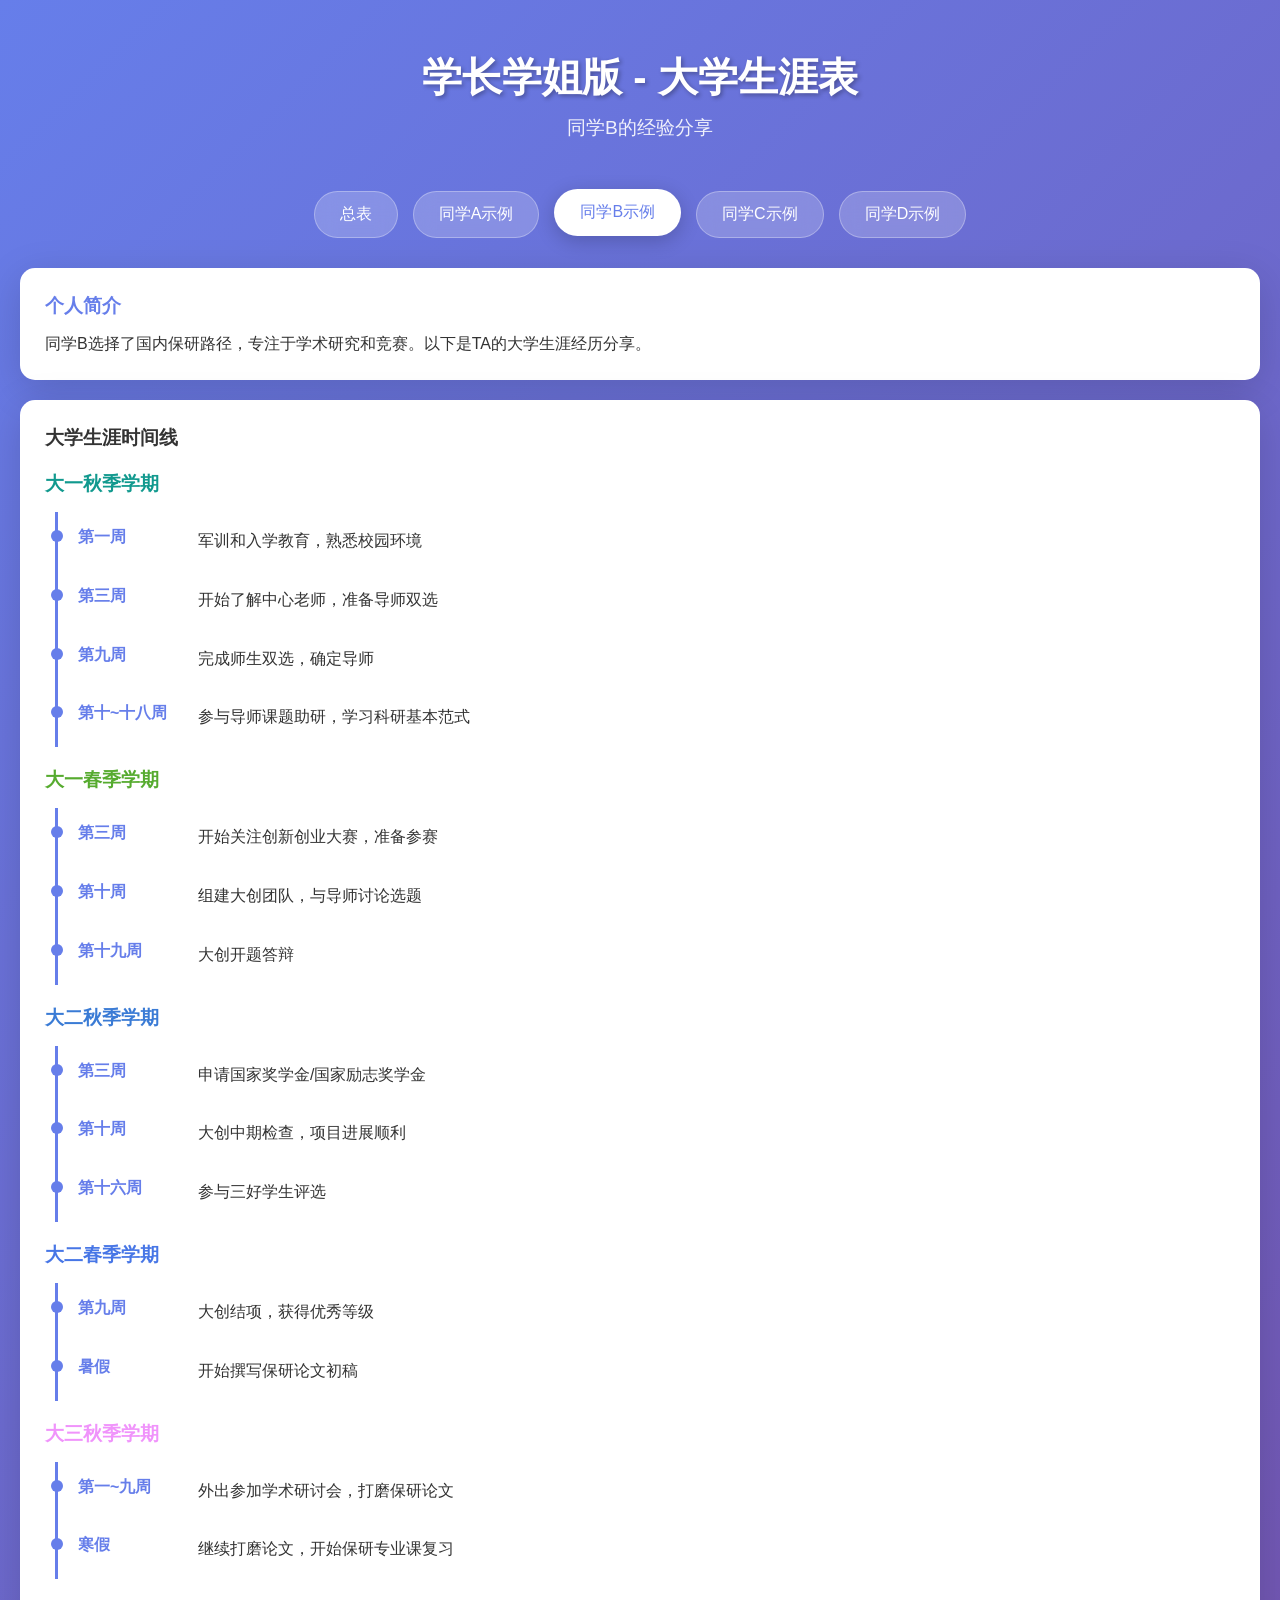
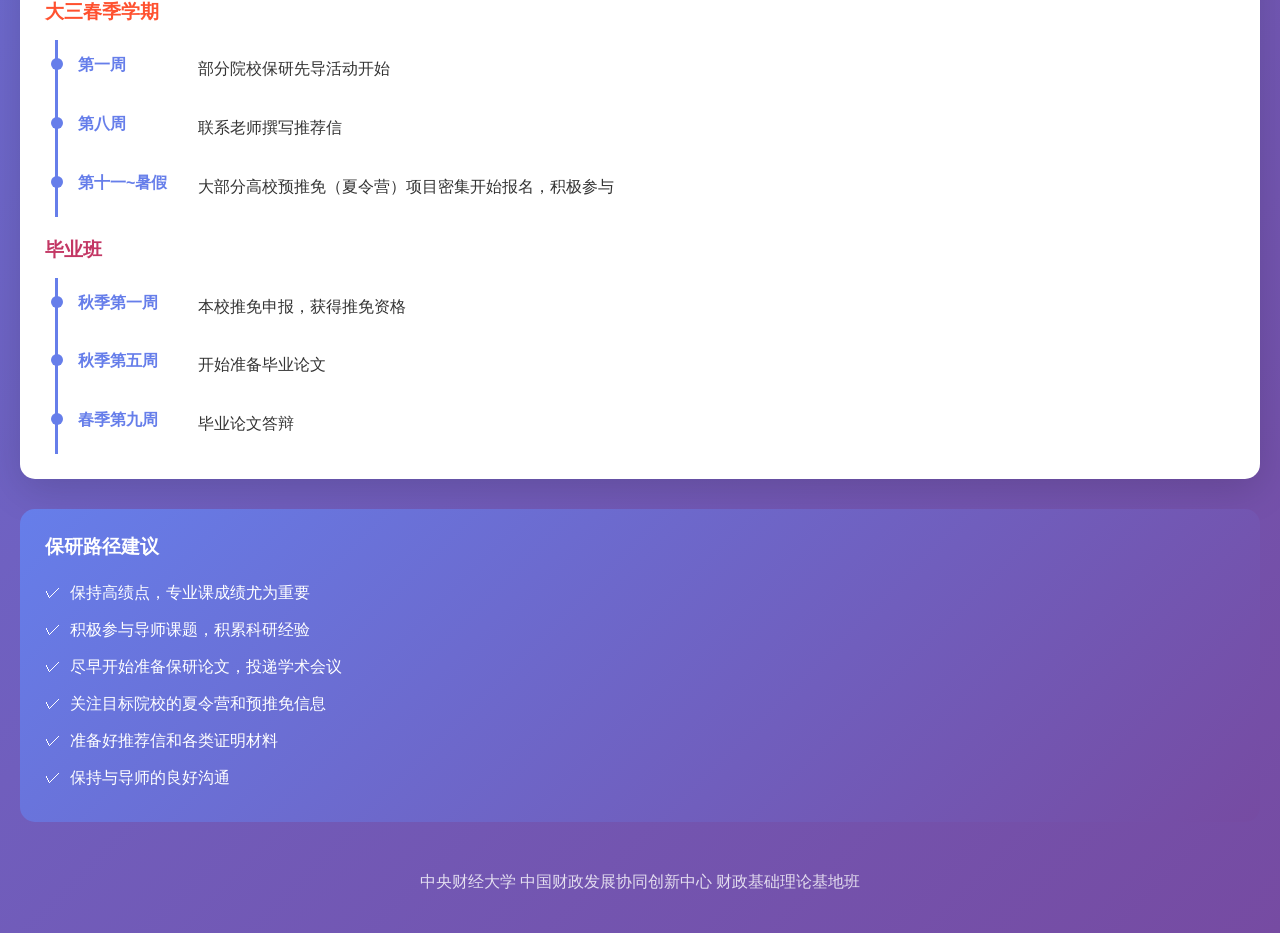
<file: student-b.html>
<!DOCTYPE html>
<html lang="zh-CN">
<head>
  <meta charset="UTF-8">
  <meta name="viewport" content="width=device-width, initial-scale=1.0">
  <title>同学B示例 - 大学生涯表</title>
  <link rel="stylesheet" href="styles.css">
</head>
<body>
  <div class="container">
    <header>
      <h1>学长学姐版 - 大学生涯表</h1>
      <p class="subtitle">同学B的经验分享</p>
    </header>

    <nav class="main-nav">
      <a href="index.html" class="nav-btn">总表</a>
      <a href="student-a.html" class="nav-btn">同学A示例</a>
      <a href="student-b.html" class="nav-btn active">同学B示例</a>
      <a href="student-c.html" class="nav-btn">同学C示例</a>
      <a href="student-d.html" class="nav-btn">同学D示例</a>
    </nav>

    <div class="student-info">
      <h3>个人简介</h3>
      <p>同学B选择了国内保研路径，专注于学术研究和竞赛。以下是TA的大学生涯经历分享。</p>
    </div>

    <div class="student-timeline">
      <h3>大学生涯时间线</h3>
      
      <!-- 大一秋季学期 -->
      <div class="timeline-section">
        <h4 style="color: #11998e; margin: 20px 0 15px 0; font-size: 1.2em;">大一秋季学期</h4>
        
        <div class="timeline-item">
          <span class="timeline-period">第一周</span>
          <div class="timeline-content">
            军训和入学教育，熟悉校园环境
          </div>
        </div>
        
        <div class="timeline-item">
          <span class="timeline-period">第三周</span>
          <div class="timeline-content">
            开始了解中心老师，准备导师双选
          </div>
        </div>
        
        <div class="timeline-item">
          <span class="timeline-period">第九周</span>
          <div class="timeline-content">
            完成师生双选，确定导师
          </div>
        </div>
        
        <div class="timeline-item">
          <span class="timeline-period">第十~十八周</span>
          <div class="timeline-content">
            参与导师课题助研，学习科研基本范式
          </div>
        </div>
      </div>

      <!-- 大一春季学期 -->
      <div class="timeline-section">
        <h4 style="color: #56ab2f; margin: 20px 0 15px 0; font-size: 1.2em;">大一春季学期</h4>
        
        <div class="timeline-item">
          <span class="timeline-period">第三周</span>
          <div class="timeline-content">
            开始关注创新创业大赛，准备参赛
          </div>
        </div>
        
        <div class="timeline-item">
          <span class="timeline-period">第十周</span>
          <div class="timeline-content">
            组建大创团队，与导师讨论选题
          </div>
        </div>
        
        <div class="timeline-item">
          <span class="timeline-period">第十九周</span>
          <div class="timeline-content">
            大创开题答辩
          </div>
        </div>
      </div>

      <!-- 大二秋季学期 -->
      <div class="timeline-section">
        <h4 style="color: #3a7bd5; margin: 20px 0 15px 0; font-size: 1.2em;">大二秋季学期</h4>
        
        <div class="timeline-item">
          <span class="timeline-period">第三周</span>
          <div class="timeline-content">
            申请国家奖学金/国家励志奖学金
          </div>
        </div>
        
        <div class="timeline-item">
          <span class="timeline-period">第十周</span>
          <div class="timeline-content">
            大创中期检查，项目进展顺利
          </div>
        </div>
        
        <div class="timeline-item">
          <span class="timeline-period">第十六周</span>
          <div class="timeline-content">
            参与三好学生评选
          </div>
        </div>
      </div>

      <!-- 大二春季学期 -->
      <div class="timeline-section">
        <h4 style="color: #4776E6; margin: 20px 0 15px 0; font-size: 1.2em;">大二春季学期</h4>
        
        <div class="timeline-item">
          <span class="timeline-period">第九周</span>
          <div class="timeline-content">
            大创结项，获得优秀等级
          </div>
        </div>
        
        <div class="timeline-item">
          <span class="timeline-period">暑假</span>
          <div class="timeline-content">
            开始撰写保研论文初稿
          </div>
        </div>
      </div>

      <!-- 大三秋季学期 -->
      <div class="timeline-section">
        <h4 style="color: #f093fb; margin: 20px 0 15px 0; font-size: 1.2em;">大三秋季学期</h4>
        
        <div class="timeline-item">
          <span class="timeline-period">第一~九周</span>
          <div class="timeline-content">
            外出参加学术研讨会，打磨保研论文
          </div>
        </div>
        
        <div class="timeline-item">
          <span class="timeline-period">寒假</span>
          <div class="timeline-content">
            继续打磨论文，开始保研专业课复习
          </div>
        </div>
      </div>

      <!-- 大三春季学期 -->
      <div class="timeline-section">
        <h4 style="color: #ff512f; margin: 20px 0 15px 0; font-size: 1.2em;">大三春季学期</h4>
        
        <div class="timeline-item">
          <span class="timeline-period">第一周</span>
          <div class="timeline-content">
            部分院校保研先导活动开始
          </div>
        </div>
        
        <div class="timeline-item">
          <span class="timeline-period">第八周</span>
          <div class="timeline-content">
            联系老师撰写推荐信
          </div>
        </div>
        
        <div class="timeline-item">
          <span class="timeline-period">第十一~暑假</span>
          <div class="timeline-content">
            大部分高校预推免（夏令营）项目密集开始报名，积极参与
          </div>
        </div>
      </div>

      <!-- 毕业班 -->
      <div class="timeline-section">
        <h4 style="color: #C33764; margin: 20px 0 15px 0; font-size: 1.2em;">毕业班</h4>
        
        <div class="timeline-item">
          <span class="timeline-period">秋季第一周</span>
          <div class="timeline-content">
            本校推免申报，获得推免资格
          </div>
        </div>
        
        <div class="timeline-item">
          <span class="timeline-period">秋季第五周</span>
          <div class="timeline-content">
            开始准备毕业论文
          </div>
        </div>
        
        <div class="timeline-item">
          <span class="timeline-period">春季第九周</span>
          <div class="timeline-content">
            毕业论文答辩
          </div>
        </div>
      </div>
    </div>

    <div class="advice-section">
      <h3>保研路径建议</h3>
      <ul>
        <li>保持高绩点，专业课成绩尤为重要</li>
        <li>积极参与导师课题，积累科研经验</li>
        <li>尽早开始准备保研论文，投递学术会议</li>
        <li>关注目标院校的夏令营和预推免信息</li>
        <li>准备好推荐信和各类证明材料</li>
        <li>保持与导师的良好沟通</li>
      </ul>
    </div>

    <footer>
      <p>中央财经大学 中国财政发展协同创新中心 财政基础理论基地班</p>
    </footer>
  </div>

  <script src="renderer.js"></script>
</body>
</html>
</file>
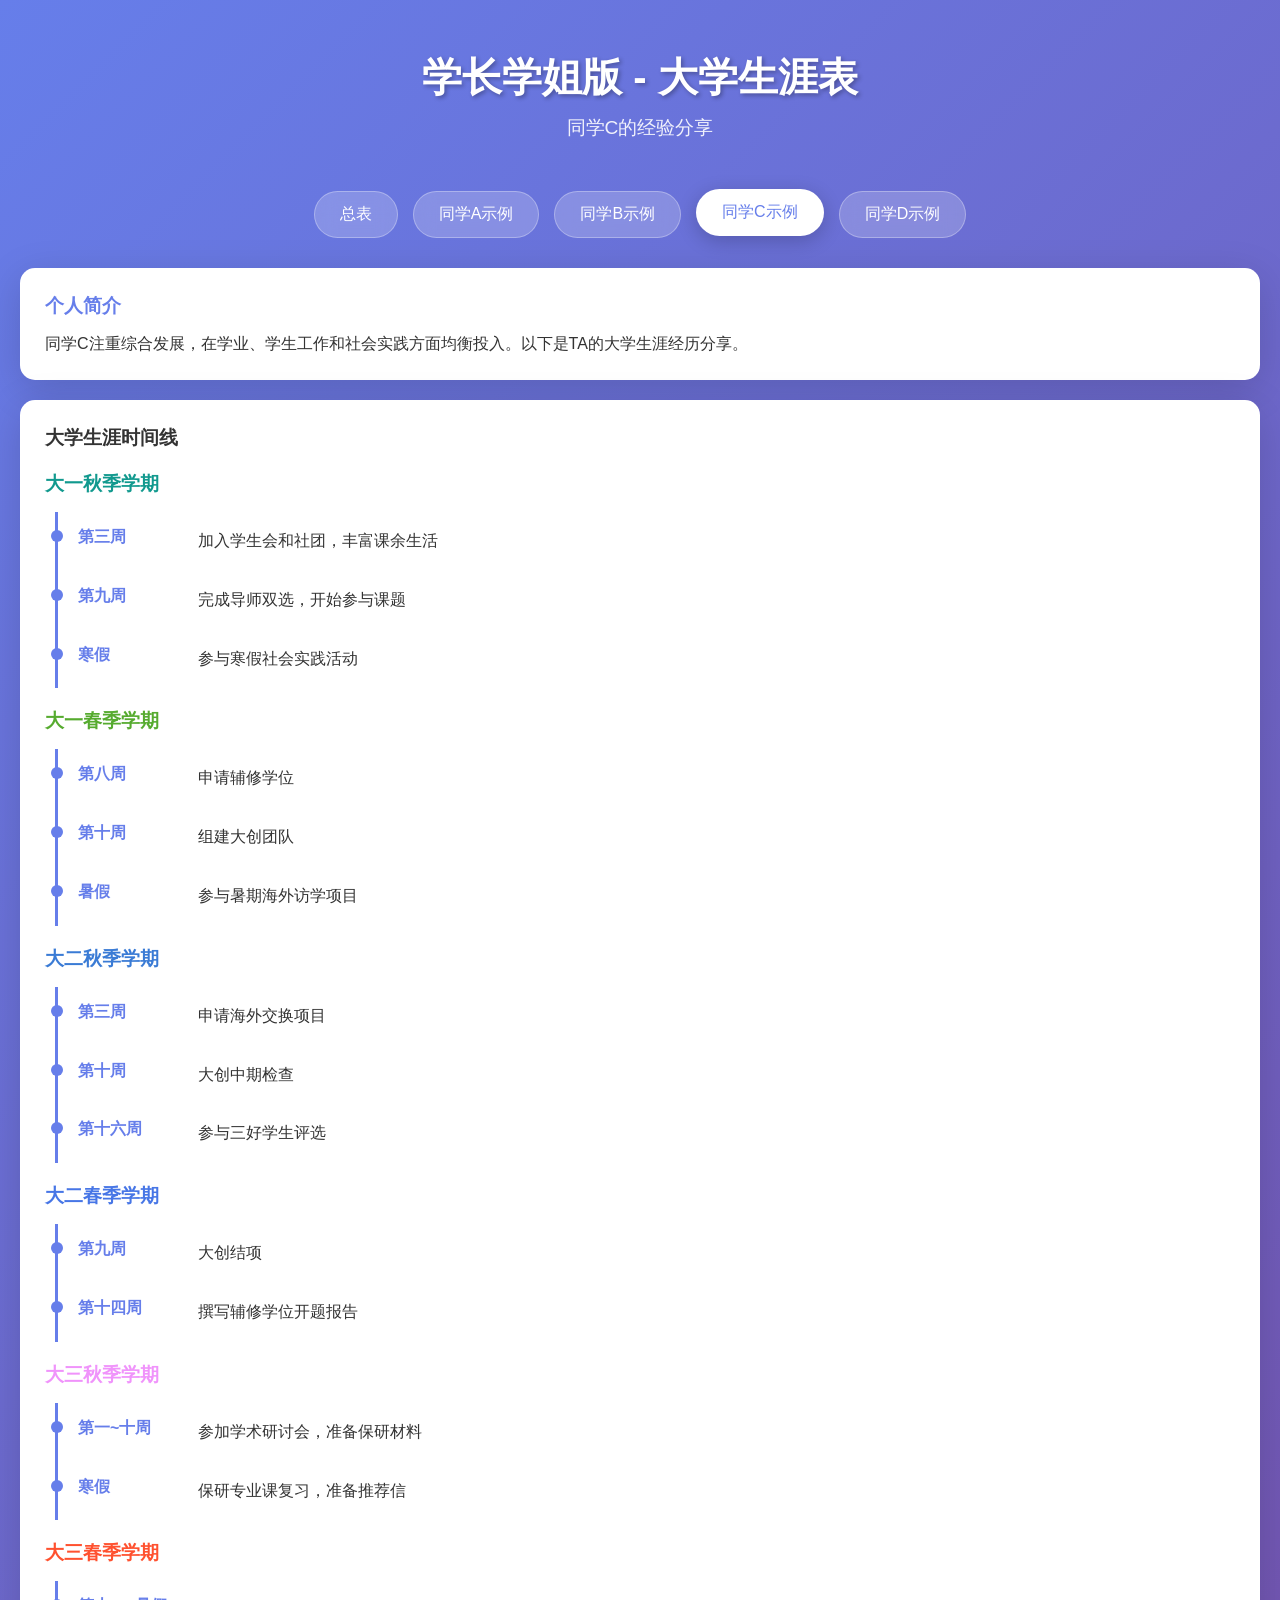
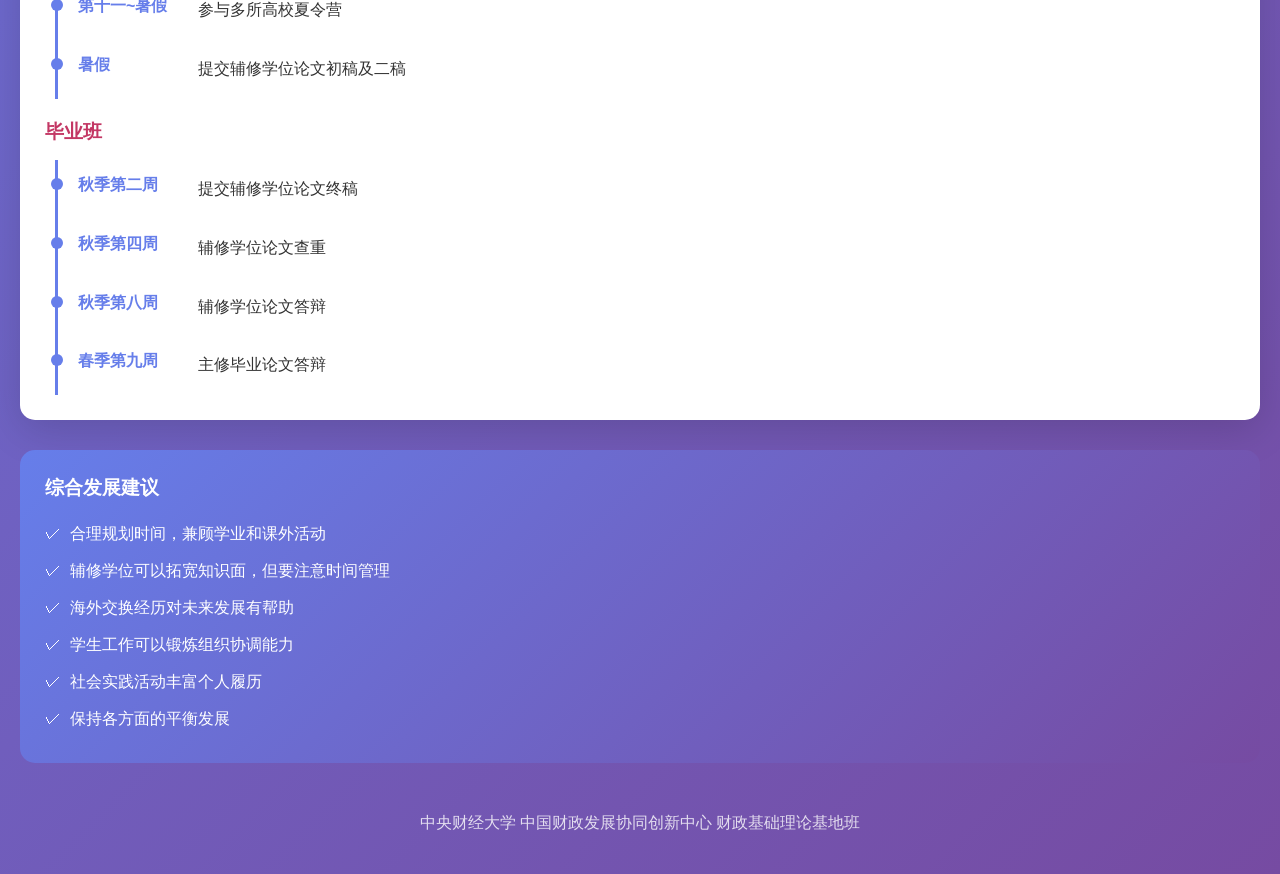
<file: student-c.html>
<!DOCTYPE html>
<html lang="zh-CN">
<head>
  <meta charset="UTF-8">
  <meta name="viewport" content="width=device-width, initial-scale=1.0">
  <title>同学C示例 - 大学生涯表</title>
  <link rel="stylesheet" href="styles.css">
</head>
<body>
  <div class="container">
    <header>
      <h1>学长学姐版 - 大学生涯表</h1>
      <p class="subtitle">同学C的经验分享</p>
    </header>

    <nav class="main-nav">
      <a href="index.html" class="nav-btn">总表</a>
      <a href="student-a.html" class="nav-btn">同学A示例</a>
      <a href="student-b.html" class="nav-btn">同学B示例</a>
      <a href="student-c.html" class="nav-btn active">同学C示例</a>
      <a href="student-d.html" class="nav-btn">同学D示例</a>
    </nav>

    <div class="student-info">
      <h3>个人简介</h3>
      <p>同学C注重综合发展，在学业、学生工作和社会实践方面均衡投入。以下是TA的大学生涯经历分享。</p>
    </div>

    <div class="student-timeline">
      <h3>大学生涯时间线</h3>
      
      <!-- 大一秋季学期 -->
      <div class="timeline-section">
        <h4 style="color: #11998e; margin: 20px 0 15px 0; font-size: 1.2em;">大一秋季学期</h4>
        
        <div class="timeline-item">
          <span class="timeline-period">第三周</span>
          <div class="timeline-content">
            加入学生会和社团，丰富课余生活
          </div>
        </div>
        
        <div class="timeline-item">
          <span class="timeline-period">第九周</span>
          <div class="timeline-content">
            完成导师双选，开始参与课题
          </div>
        </div>
        
        <div class="timeline-item">
          <span class="timeline-period">寒假</span>
          <div class="timeline-content">
            参与寒假社会实践活动
          </div>
        </div>
      </div>

      <!-- 大一春季学期 -->
      <div class="timeline-section">
        <h4 style="color: #56ab2f; margin: 20px 0 15px 0; font-size: 1.2em;">大一春季学期</h4>
        
        <div class="timeline-item">
          <span class="timeline-period">第八周</span>
          <div class="timeline-content">
            申请辅修学位
          </div>
        </div>
        
        <div class="timeline-item">
          <span class="timeline-period">第十周</span>
          <div class="timeline-content">
            组建大创团队
          </div>
        </div>
        
        <div class="timeline-item">
          <span class="timeline-period">暑假</span>
          <div class="timeline-content">
            参与暑期海外访学项目
          </div>
        </div>
      </div>

      <!-- 大二秋季学期 -->
      <div class="timeline-section">
        <h4 style="color: #3a7bd5; margin: 20px 0 15px 0; font-size: 1.2em;">大二秋季学期</h4>
        
        <div class="timeline-item">
          <span class="timeline-period">第三周</span>
          <div class="timeline-content">
            申请海外交换项目
          </div>
        </div>
        
        <div class="timeline-item">
          <span class="timeline-period">第十周</span>
          <div class="timeline-content">
            大创中期检查
          </div>
        </div>
        
        <div class="timeline-item">
          <span class="timeline-period">第十六周</span>
          <div class="timeline-content">
            参与三好学生评选
          </div>
        </div>
      </div>

      <!-- 大二春季学期 -->
      <div class="timeline-section">
        <h4 style="color: #4776E6; margin: 20px 0 15px 0; font-size: 1.2em;">大二春季学期</h4>
        
        <div class="timeline-item">
          <span class="timeline-period">第九周</span>
          <div class="timeline-content">
            大创结项
          </div>
        </div>
        
        <div class="timeline-item">
          <span class="timeline-period">第十四周</span>
          <div class="timeline-content">
            撰写辅修学位开题报告
          </div>
        </div>
      </div>

      <!-- 大三秋季学期 -->
      <div class="timeline-section">
        <h4 style="color: #f093fb; margin: 20px 0 15px 0; font-size: 1.2em;">大三秋季学期</h4>
        
        <div class="timeline-item">
          <span class="timeline-period">第一~十周</span>
          <div class="timeline-content">
            参加学术研讨会，准备保研材料
          </div>
        </div>
        
        <div class="timeline-item">
          <span class="timeline-period">寒假</span>
          <div class="timeline-content">
            保研专业课复习，准备推荐信
          </div>
        </div>
      </div>

      <!-- 大三春季学期 -->
      <div class="timeline-section">
        <h4 style="color: #ff512f; margin: 20px 0 15px 0; font-size: 1.2em;">大三春季学期</h4>
        
        <div class="timeline-item">
          <span class="timeline-period">第十一~暑假</span>
          <div class="timeline-content">
            参与多所高校夏令营
          </div>
        </div>
        
        <div class="timeline-item">
          <span class="timeline-period">暑假</span>
          <div class="timeline-content">
            提交辅修学位论文初稿及二稿
          </div>
        </div>
      </div>

      <!-- 毕业班 -->
      <div class="timeline-section">
        <h4 style="color: #C33764; margin: 20px 0 15px 0; font-size: 1.2em;">毕业班</h4>
        
        <div class="timeline-item">
          <span class="timeline-period">秋季第二周</span>
          <div class="timeline-content">
            提交辅修学位论文终稿
          </div>
        </div>
        
        <div class="timeline-item">
          <span class="timeline-period">秋季第四周</span>
          <div class="timeline-content">
            辅修学位论文查重
          </div>
        </div>
        
        <div class="timeline-item">
          <span class="timeline-period">秋季第八周</span>
          <div class="timeline-content">
            辅修学位论文答辩
          </div>
        </div>
        
        <div class="timeline-item">
          <span class="timeline-period">春季第九周</span>
          <div class="timeline-content">
            主修毕业论文答辩
          </div>
        </div>
      </div>
    </div>

    <div class="advice-section">
      <h3>综合发展建议</h3>
      <ul>
        <li>合理规划时间，兼顾学业和课外活动</li>
        <li>辅修学位可以拓宽知识面，但要注意时间管理</li>
        <li>海外交换经历对未来发展有帮助</li>
        <li>学生工作可以锻炼组织协调能力</li>
        <li>社会实践活动丰富个人履历</li>
        <li>保持各方面的平衡发展</li>
      </ul>
    </div>

    <footer>
      <p>中央财经大学 中国财政发展协同创新中心 财政基础理论基地班</p>
    </footer>
  </div>

  <script src="renderer.js"></script>
</body>
</html>
</file>
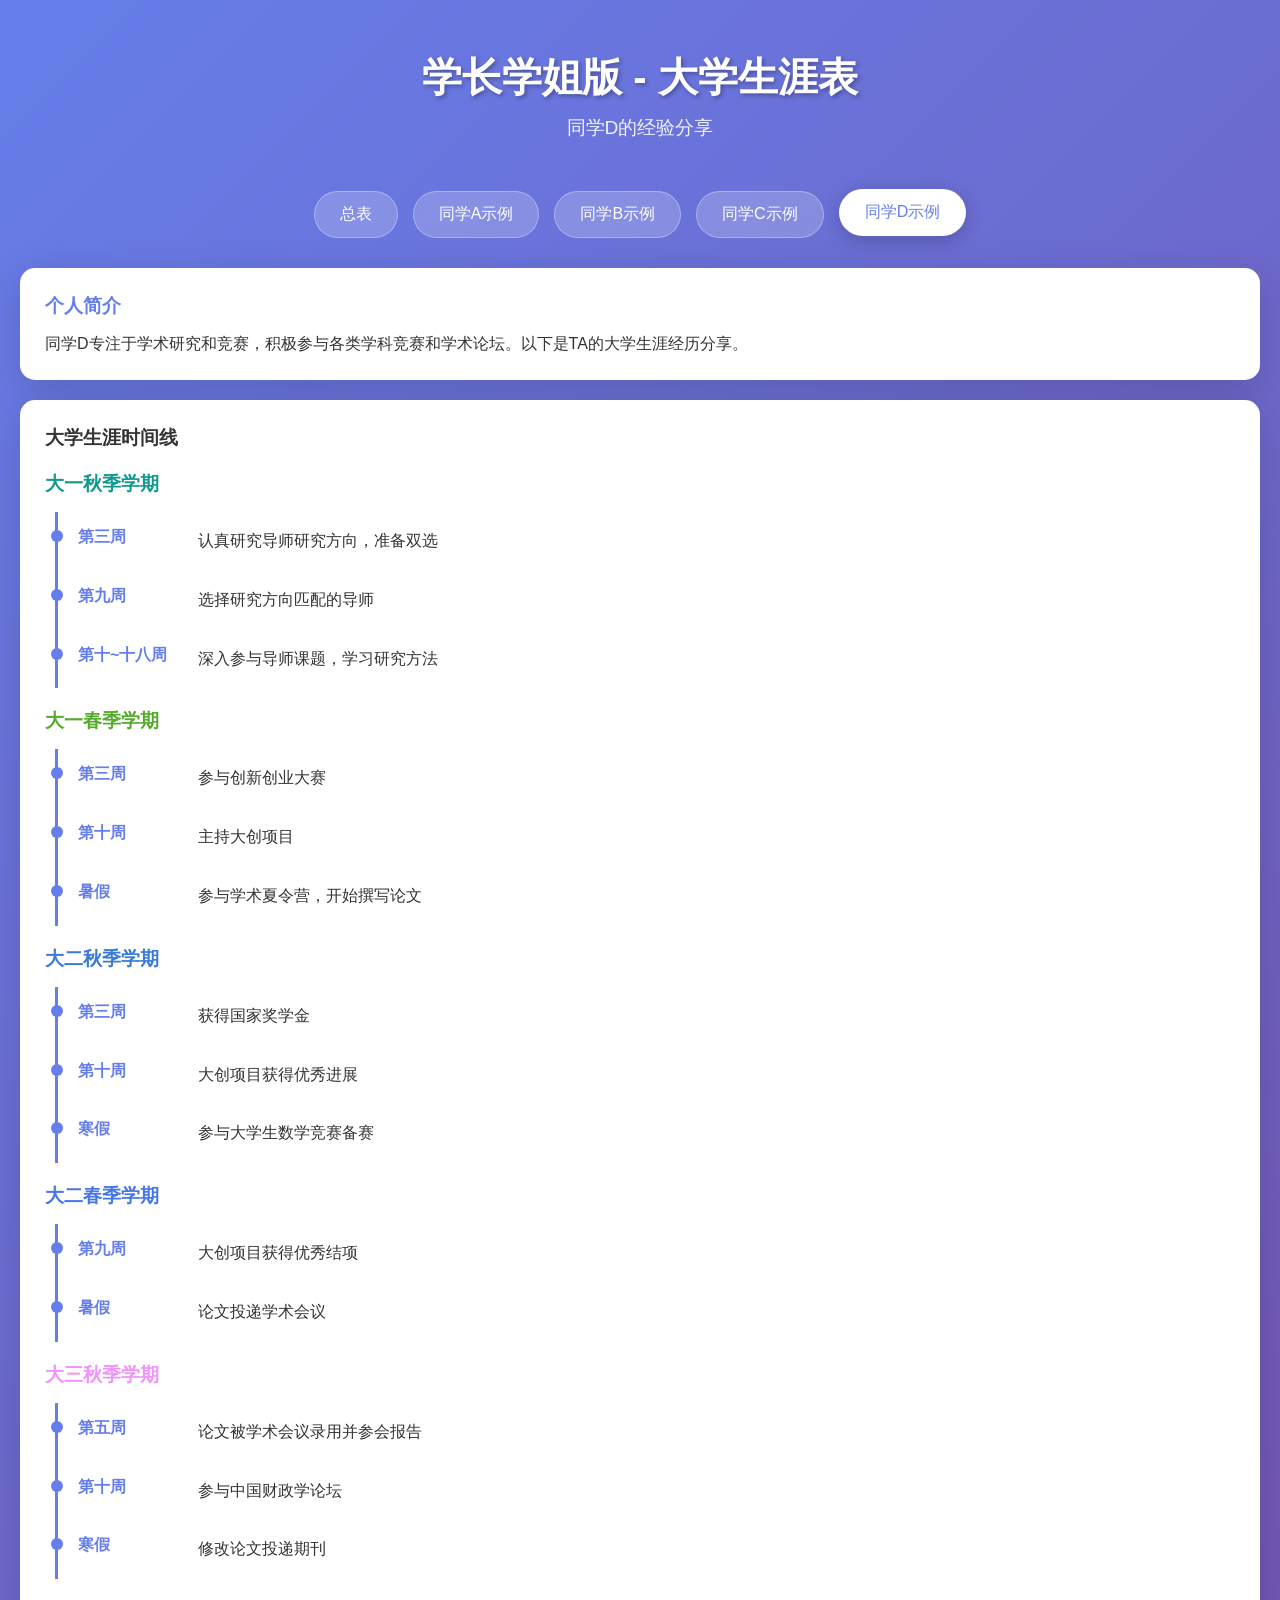
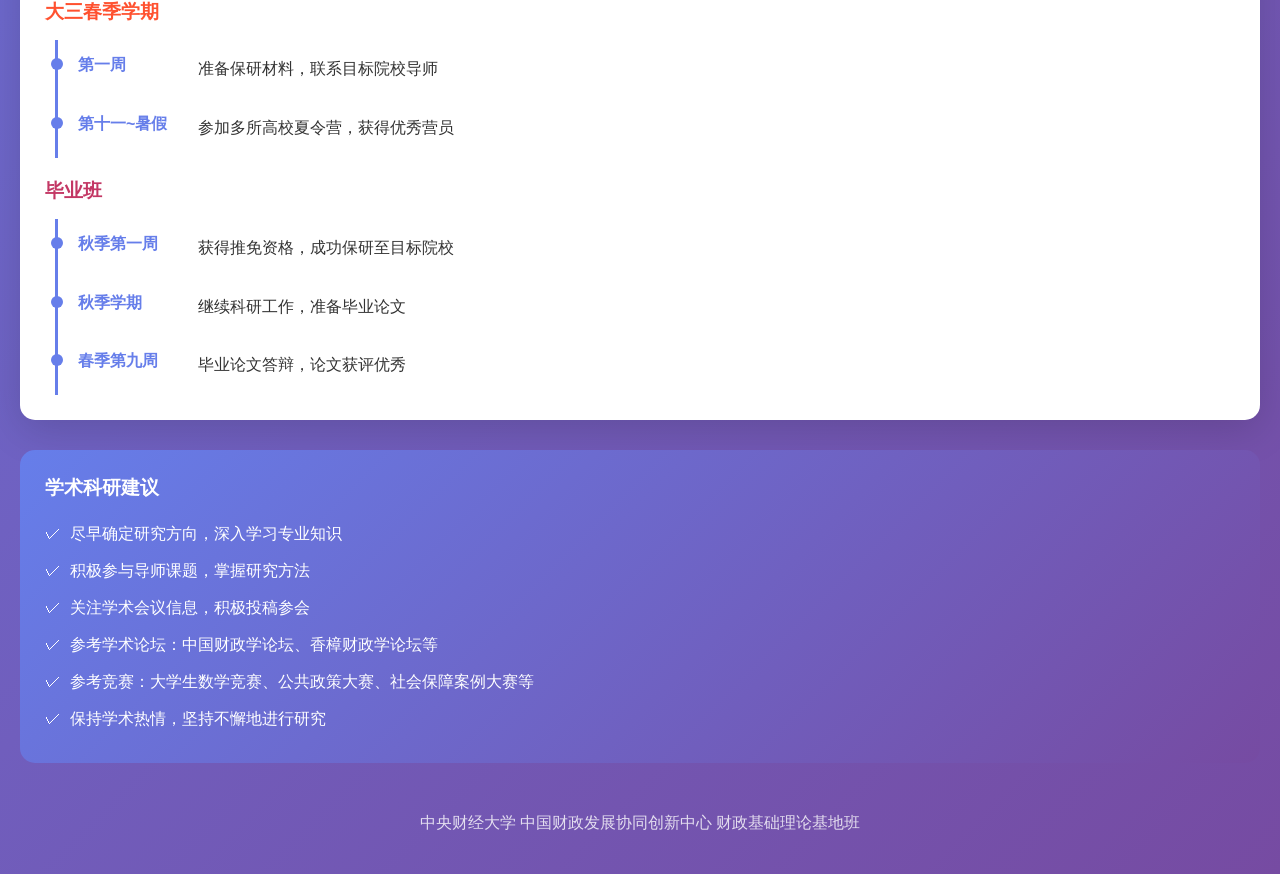
<file: student-d.html>
<!DOCTYPE html>
<html lang="zh-CN">
<head>
  <meta charset="UTF-8">
  <meta name="viewport" content="width=device-width, initial-scale=1.0">
  <title>同学D示例 - 大学生涯表</title>
  <link rel="stylesheet" href="styles.css">
</head>
<body>
  <div class="container">
    <header>
      <h1>学长学姐版 - 大学生涯表</h1>
      <p class="subtitle">同学D的经验分享</p>
    </header>

    <nav class="main-nav">
      <a href="index.html" class="nav-btn">总表</a>
      <a href="student-a.html" class="nav-btn">同学A示例</a>
      <a href="student-b.html" class="nav-btn">同学B示例</a>
      <a href="student-c.html" class="nav-btn">同学C示例</a>
      <a href="student-d.html" class="nav-btn active">同学D示例</a>
    </nav>

    <div class="student-info">
      <h3>个人简介</h3>
      <p>同学D专注于学术研究和竞赛，积极参与各类学科竞赛和学术论坛。以下是TA的大学生涯经历分享。</p>
    </div>

    <div class="student-timeline">
      <h3>大学生涯时间线</h3>
      
      <!-- 大一秋季学期 -->
      <div class="timeline-section">
        <h4 style="color: #11998e; margin: 20px 0 15px 0; font-size: 1.2em;">大一秋季学期</h4>
        
        <div class="timeline-item">
          <span class="timeline-period">第三周</span>
          <div class="timeline-content">
            认真研究导师研究方向，准备双选
          </div>
        </div>
        
        <div class="timeline-item">
          <span class="timeline-period">第九周</span>
          <div class="timeline-content">
            选择研究方向匹配的导师
          </div>
        </div>
        
        <div class="timeline-item">
          <span class="timeline-period">第十~十八周</span>
          <div class="timeline-content">
            深入参与导师课题，学习研究方法
          </div>
        </div>
      </div>

      <!-- 大一春季学期 -->
      <div class="timeline-section">
        <h4 style="color: #56ab2f; margin: 20px 0 15px 0; font-size: 1.2em;">大一春季学期</h4>
        
        <div class="timeline-item">
          <span class="timeline-period">第三周</span>
          <div class="timeline-content">
            参与创新创业大赛
          </div>
        </div>
        
        <div class="timeline-item">
          <span class="timeline-period">第十周</span>
          <div class="timeline-content">
            主持大创项目
          </div>
        </div>
        
        <div class="timeline-item">
          <span class="timeline-period">暑假</span>
          <div class="timeline-content">
            参与学术夏令营，开始撰写论文
          </div>
        </div>
      </div>

      <!-- 大二秋季学期 -->
      <div class="timeline-section">
        <h4 style="color: #3a7bd5; margin: 20px 0 15px 0; font-size: 1.2em;">大二秋季学期</h4>
        
        <div class="timeline-item">
          <span class="timeline-period">第三周</span>
          <div class="timeline-content">
            获得国家奖学金
          </div>
        </div>
        
        <div class="timeline-item">
          <span class="timeline-period">第十周</span>
          <div class="timeline-content">
            大创项目获得优秀进展
          </div>
        </div>
        
        <div class="timeline-item">
          <span class="timeline-period">寒假</span>
          <div class="timeline-content">
            参与大学生数学竞赛备赛
          </div>
        </div>
      </div>

      <!-- 大二春季学期 -->
      <div class="timeline-section">
        <h4 style="color: #4776E6; margin: 20px 0 15px 0; font-size: 1.2em;">大二春季学期</h4>
        
        <div class="timeline-item">
          <span class="timeline-period">第九周</span>
          <div class="timeline-content">
            大创项目获得优秀结项
          </div>
        </div>
        
        <div class="timeline-item">
          <span class="timeline-period">暑假</span>
          <div class="timeline-content">
            论文投递学术会议
          </div>
        </div>
      </div>

      <!-- 大三秋季学期 -->
      <div class="timeline-section">
        <h4 style="color: #f093fb; margin: 20px 0 15px 0; font-size: 1.2em;">大三秋季学期</h4>
        
        <div class="timeline-item">
          <span class="timeline-period">第五周</span>
          <div class="timeline-content">
            论文被学术会议录用并参会报告
          </div>
        </div>
        
        <div class="timeline-item">
          <span class="timeline-period">第十周</span>
          <div class="timeline-content">
            参与中国财政学论坛
          </div>
        </div>
        
        <div class="timeline-item">
          <span class="timeline-period">寒假</span>
          <div class="timeline-content">
            修改论文投递期刊
          </div>
        </div>
      </div>

      <!-- 大三春季学期 -->
      <div class="timeline-section">
        <h4 style="color: #ff512f; margin: 20px 0 15px 0; font-size: 1.2em;">大三春季学期</h4>
        
        <div class="timeline-item">
          <span class="timeline-period">第一周</span>
          <div class="timeline-content">
            准备保研材料，联系目标院校导师
          </div>
        </div>
        
        <div class="timeline-item">
          <span class="timeline-period">第十一~暑假</span>
          <div class="timeline-content">
            参加多所高校夏令营，获得优秀营员
          </div>
        </div>
      </div>

      <!-- 毕业班 -->
      <div class="timeline-section">
        <h4 style="color: #C33764; margin: 20px 0 15px 0; font-size: 1.2em;">毕业班</h4>
        
        <div class="timeline-item">
          <span class="timeline-period">秋季第一周</span>
          <div class="timeline-content">
            获得推免资格，成功保研至目标院校
          </div>
        </div>
        
        <div class="timeline-item">
          <span class="timeline-period">秋季学期</span>
          <div class="timeline-content">
            继续科研工作，准备毕业论文
          </div>
        </div>
        
        <div class="timeline-item">
          <span class="timeline-period">春季第九周</span>
          <div class="timeline-content">
            毕业论文答辩，论文获评优秀
          </div>
        </div>
      </div>
    </div>

    <div class="advice-section">
      <h3>学术科研建议</h3>
      <ul>
        <li>尽早确定研究方向，深入学习专业知识</li>
        <li>积极参与导师课题，掌握研究方法</li>
        <li>关注学术会议信息，积极投稿参会</li>
        <li>参考学术论坛：中国财政学论坛、香樟财政学论坛等</li>
        <li>参考竞赛：大学生数学竞赛、公共政策大赛、社会保障案例大赛等</li>
        <li>保持学术热情，坚持不懈地进行研究</li>
      </ul>
    </div>

    <footer>
      <p>中央财经大学 中国财政发展协同创新中心 财政基础理论基地班</p>
    </footer>
  </div>

  <script src="renderer.js"></script>
</body>
</html>
</file>
<file: styles.css>
* {
  margin: 0;
  padding: 0;
  box-sizing: border-box;
}

body {
  font-family: 'Microsoft YaHei', 'Segoe UI', sans-serif;
  background: linear-gradient(135deg, #667eea 0%, #764ba2 100%);
  min-height: 100vh;
  color: #333;
}

.container {
  max-width: 1400px;
  margin: 0 auto;
  padding: 20px;
}

header {
  text-align: center;
  padding: 30px 0;
  color: white;
}

header h1 {
  font-size: 2.5em;
  margin-bottom: 10px;
  text-shadow: 2px 2px 4px rgba(0,0,0,0.3);
}

header .subtitle {
  font-size: 1.2em;
  opacity: 0.9;
}

.main-nav {
  display: flex;
  justify-content: center;
  gap: 15px;
  margin: 20px 0 30px 0;
  flex-wrap: wrap;
}

.nav-btn {
  padding: 12px 25px;
  background: rgba(255,255,255,0.2);
  color: white;
  text-decoration: none;
  border-radius: 25px;
  transition: all 0.3s ease;
  backdrop-filter: blur(10px);
  border: 1px solid rgba(255,255,255,0.3);
}

.nav-btn:hover, .nav-btn.active {
  background: white;
  color: #667eea;
  transform: translateY(-2px);
  box-shadow: 0 5px 20px rgba(0,0,0,0.2);
}

.career-table {
  display: grid;
  grid-template-columns: repeat(auto-fit, minmax(350px, 1fr));
  gap: 20px;
  margin-bottom: 30px;
}

.semester-block {
  background: white;
  border-radius: 15px;
  overflow: hidden;
  box-shadow: 0 10px 40px rgba(0,0,0,0.15);
  transition: transform 0.3s ease;
}

.semester-block:hover {
  transform: translateY(-5px);
}

.semester-header {
  padding: 15px 20px;
  color: white;
  font-weight: bold;
}

.semester-header h2 {
  font-size: 1.3em;
}

/* 不同学期的颜色 */
.freshman-fall .semester-header { background: linear-gradient(135deg, #11998e, #38ef7d); }
.freshman-spring .semester-header { background: linear-gradient(135deg, #56ab2f, #a8e063); }
.sophomore-fall .semester-header { background: linear-gradient(135deg, #3a7bd5, #3a6073); }
.sophomore-spring .semester-header { background: linear-gradient(135deg, #4776E6, #8E54E9); }
.junior-fall .semester-header { background: linear-gradient(135deg, #f093fb, #f5576c); }
.junior-spring .semester-header { background: linear-gradient(135deg, #ff512f, #f09819); }
.senior-fall .semester-header { background: linear-gradient(135deg, #C33764, #1D2671); }
.senior-spring .semester-header { background: linear-gradient(135deg, #ee0979, #ff6a00); }

.semester-content {
  padding: 15px;
  max-height: 500px;
  overflow-y: auto;
}

.week-row {
  display: flex;
  padding: 10px;
  border-bottom: 1px solid #eee;
  transition: background 0.2s ease;
}

.week-row:hover {
  background: #f8f9fa;
}

.week-row.highlight {
  background: linear-gradient(90deg, #fff9c4 0%, #ffffff 100%);
}

.week-label {
  min-width: 80px;
  font-weight: bold;
  color: #666;
  font-size: 0.9em;
}

.week-content {
  flex: 1;
  display: flex;
  flex-direction: column;
  gap: 5px;
}

.event {
  color: #333;
  font-weight: 500;
}

.task {
  color: #666;
  font-size: 0.9em;
}

.important {
  color: #e74c3c;
  font-weight: bold;
}

.mentor-task {
  color: #27ae60;
  font-size: 0.9em;
  padding-left: 10px;
  border-left: 3px solid #27ae60;
}

.thesis {
  color: #9b59b6;
  font-size: 0.9em;
  padding-left: 10px;
  border-left: 3px solid #9b59b6;
}

.file-link {
  color: #3498db;
  text-decoration: none;
  font-size: 0.9em;
  cursor: pointer;
  transition: all 0.2s ease;
  display: inline-block;
}

.file-link:hover {
  color: #2980b9;
  text-decoration: underline;
  transform: translateX(5px);
}

.file-link::before {
  content: '📄 ';
}

.notes-section {
  background: white;
  border-radius: 15px;
  padding: 25px;
  margin-bottom: 30px;
  box-shadow: 0 10px 40px rgba(0,0,0,0.15);
}

.notes-section h3 {
  color: #667eea;
  margin-bottom: 15px;
  font-size: 1.3em;
}

.notes-section ul {
  list-style: none;
}

.notes-section li {
  padding: 10px 0;
  border-bottom: 1px dashed #eee;
  line-height: 1.6;
}

.notes-section li:last-child {
  border-bottom: none;
}

footer {
  text-align: center;
  padding: 20px;
  color: white;
  opacity: 0.8;
}

/* 教师简介弹窗样式 */
.modal-overlay {
  display: none;
  position: fixed;
  top: 0;
  left: 0;
  width: 100%;
  height: 100%;
  background: rgba(0, 0, 0, 0.6);
  z-index: 1000;
  justify-content: center;
  align-items: center;
}

.modal-overlay.active {
  display: flex;
}

.modal-content {
  background: white;
  border-radius: 15px;
  width: 90%;
  max-width: 800px;
  max-height: 80vh;
  overflow: hidden;
  box-shadow: 0 20px 60px rgba(0, 0, 0, 0.3);
  animation: modalSlideIn 0.3s ease;
}

@keyframes modalSlideIn {
  from {
    opacity: 0;
    transform: translateY(-50px);
  }
  to {
    opacity: 1;
    transform: translateY(0);
  }
}

.modal-header {
  background: linear-gradient(135deg, #667eea 0%, #764ba2 100%);
  color: white;
  padding: 20px 25px;
  display: flex;
  justify-content: space-between;
  align-items: center;
}

.modal-header h3 {
  font-size: 1.3em;
  margin: 0;
}

.modal-close {
  background: none;
  border: none;
  color: white;
  font-size: 1.5em;
  cursor: pointer;
  padding: 0;
  width: 30px;
  height: 30px;
  display: flex;
  align-items: center;
  justify-content: center;
  border-radius: 50%;
  transition: background 0.2s ease;
}

.modal-close:hover {
  background: rgba(255, 255, 255, 0.2);
}

.modal-body {
  padding: 20px 25px;
  max-height: calc(80vh - 80px);
  overflow-y: auto;
}

.teacher-section {
  margin-bottom: 25px;
}

.teacher-section h4 {
  color: #667eea;
  font-size: 1.1em;
  margin-bottom: 12px;
  padding-bottom: 8px;
  border-bottom: 2px solid #eee;
}

.teacher-list {
  display: grid;
  grid-template-columns: repeat(auto-fill, minmax(200px, 1fr));
  gap: 10px;
}

.teacher-item {
  display: flex;
  flex-direction: column;
  padding: 10px;
  background: #f8f9fa;
  border-radius: 8px;
  transition: background 0.2s ease;
}

.teacher-item:hover {
  background: #e9ecef;
}

.teacher-name {
  font-weight: bold;
  color: #333;
  margin-bottom: 5px;
}

.teacher-files {
  display: flex;
  flex-wrap: wrap;
  gap: 5px;
}

.teacher-file-link {
  font-size: 0.8em;
  color: #3498db;
  text-decoration: none;
  padding: 2px 8px;
  background: white;
  border-radius: 4px;
  border: 1px solid #ddd;
  transition: all 0.2s ease;
}

.teacher-file-link:hover {
  background: #3498db;
  color: white;
  border-color: #3498db;
}

.file-type-pdf::before {
  content: '📄 ';
}

.file-type-doc::before {
  content: '📝 ';
}

.file-type-video::before {
  content: '🎬 ';
}

/* 视频链接提示 */
.video-notice {
  background: linear-gradient(135deg, #667eea 0%, #764ba2 100%);
  color: white;
  padding: 15px 20px;
  border-radius: 10px;
  margin-bottom: 20px;
  text-align: center;
}

.video-notice p {
  margin: 0;
  font-size: 1em;
}

.video-link {
  color: #fff;
  text-decoration: underline;
  font-weight: bold;
  transition: opacity 0.2s ease;
}

.video-link:hover {
  opacity: 0.8;
}

/* 学生示例页面样式 */
.student-info {
  background: white;
  border-radius: 15px;
  padding: 25px;
  margin-bottom: 20px;
  box-shadow: 0 10px 40px rgba(0,0,0,0.15);
}

.student-info h3 {
  color: #667eea;
  margin-bottom: 15px;
}

.student-timeline {
  background: white;
  border-radius: 15px;
  padding: 25px;
  margin-bottom: 30px;
  box-shadow: 0 10px 40px rgba(0,0,0,0.15);
}

.timeline-item {
  display: flex;
  padding: 15px 0;
  border-left: 3px solid #667eea;
  padding-left: 20px;
  margin-left: 10px;
  position: relative;
}

.timeline-item::before {
  content: '';
  width: 12px;
  height: 12px;
  background: #667eea;
  border-radius: 50%;
  position: absolute;
  left: -7.5px;
  top: 18px;
}

.timeline-period {
  min-width: 120px;
  font-weight: bold;
  color: #667eea;
}

.timeline-content {
  flex: 1;
  line-height: 1.8;
}

.advice-section {
  background: linear-gradient(135deg, #667eea 0%, #764ba2 100%);
  border-radius: 15px;
  padding: 25px;
  color: white;
  margin-bottom: 30px;
}

.advice-section h3 {
  margin-bottom: 15px;
}

.advice-section ul {
  list-style: none;
}

.advice-section li {
  padding: 8px 0;
  padding-left: 25px;
  position: relative;
}

.advice-section li::before {
  content: '✓';
  position: absolute;
  left: 0;
}

/* 滚动条样式 */
.semester-content::-webkit-scrollbar {
  width: 6px;
}

.semester-content::-webkit-scrollbar-track {
  background: #f1f1f1;
  border-radius: 3px;
}

.semester-content::-webkit-scrollbar-thumb {
  background: #c1c1c1;
  border-radius: 3px;
}

.semester-content::-webkit-scrollbar-thumb:hover {
  background: #a8a8a8;
}

/* 响应式 */
@media (max-width: 768px) {
  header h1 {
    font-size: 1.8em;
  }
  
  .career-table {
    grid-template-columns: 1fr;
  }
  
  .main-nav {
    gap: 10px;
  }
  
  .nav-btn {
    padding: 10px 15px;
    font-size: 0.9em;
  }
}
</file>
